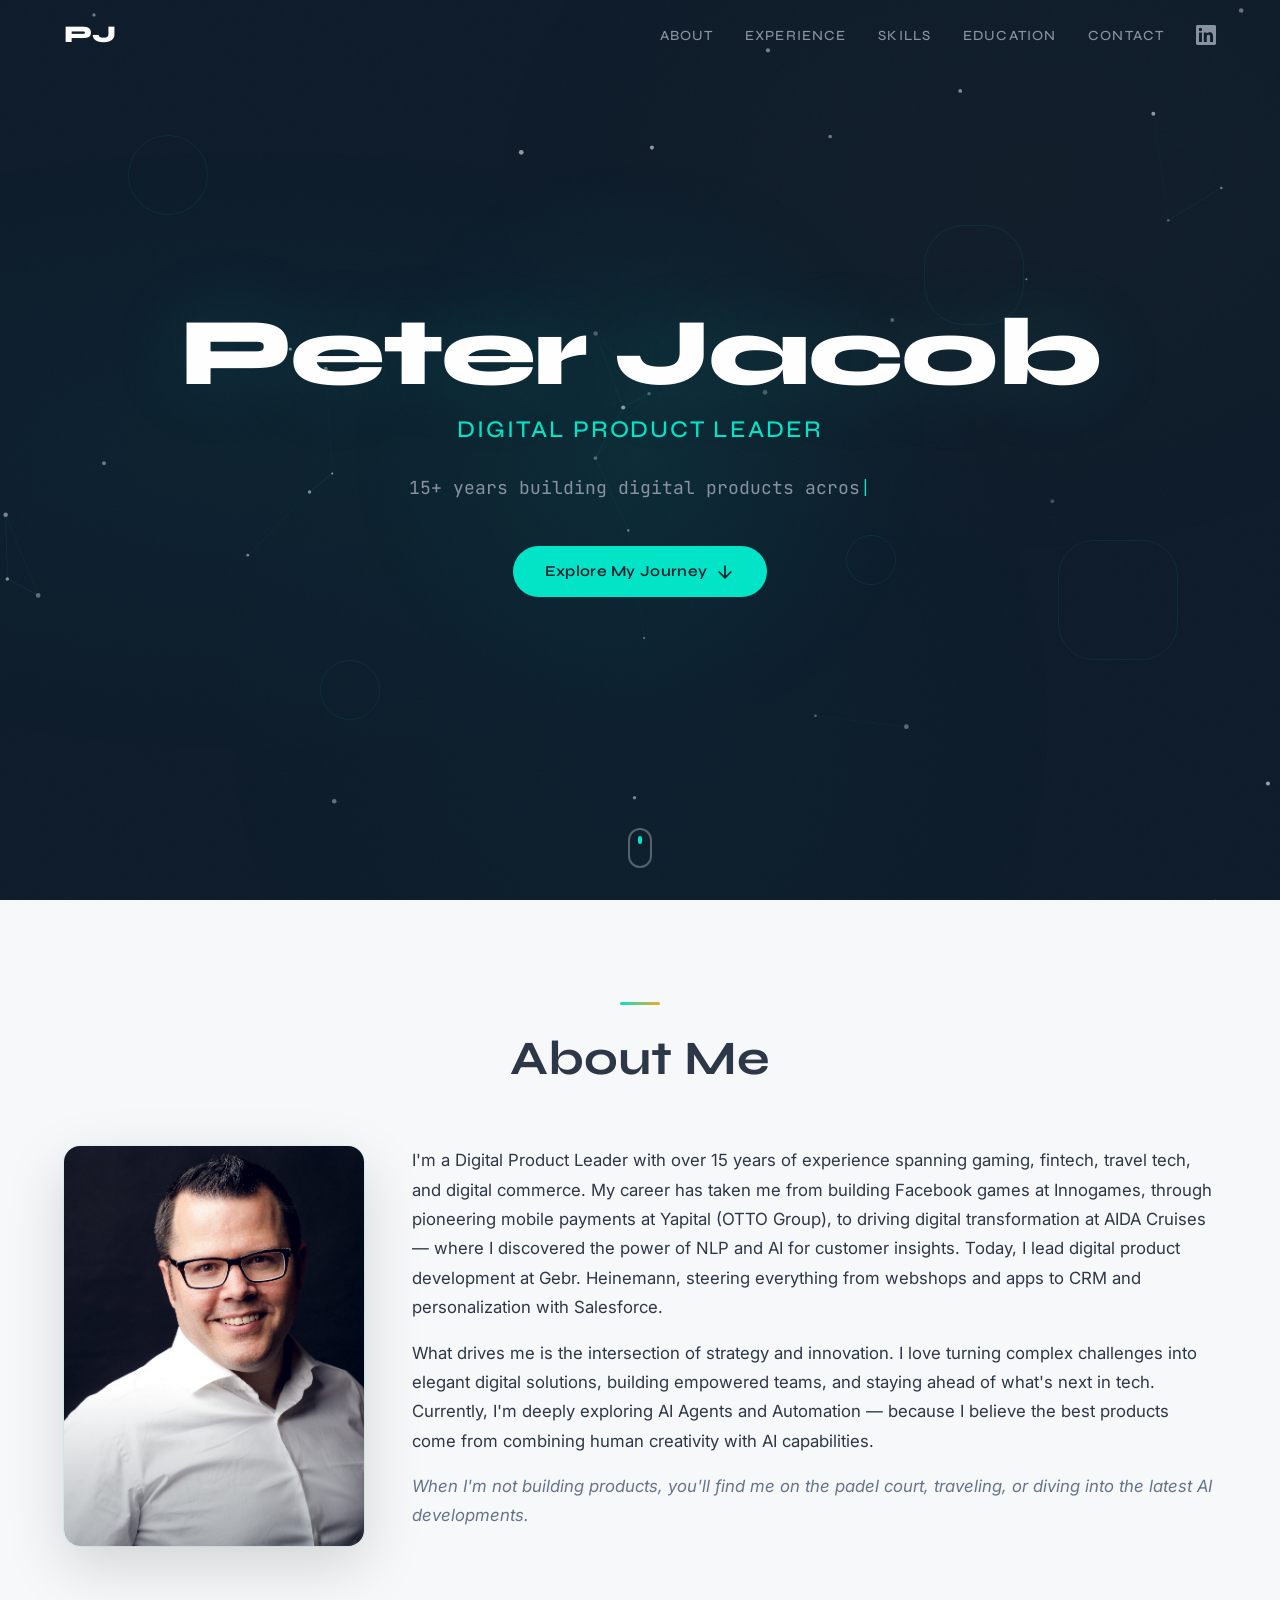
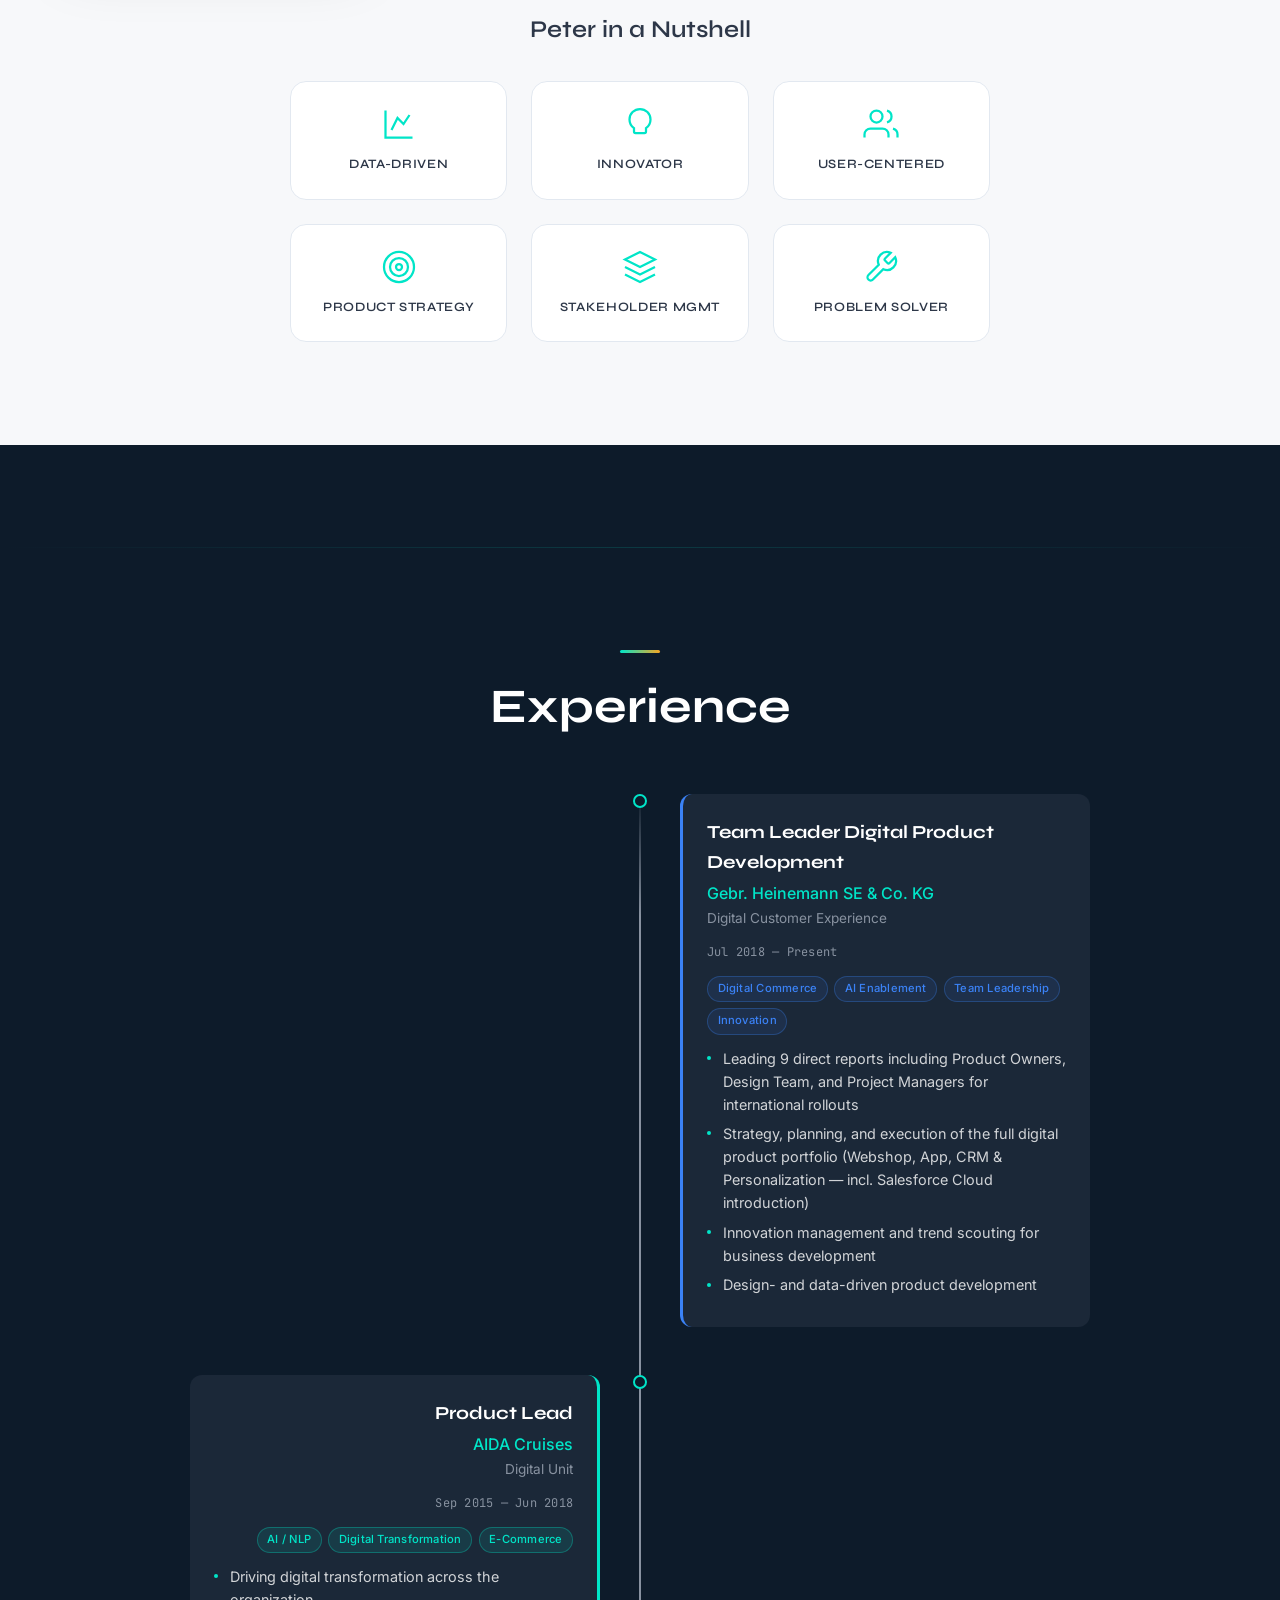
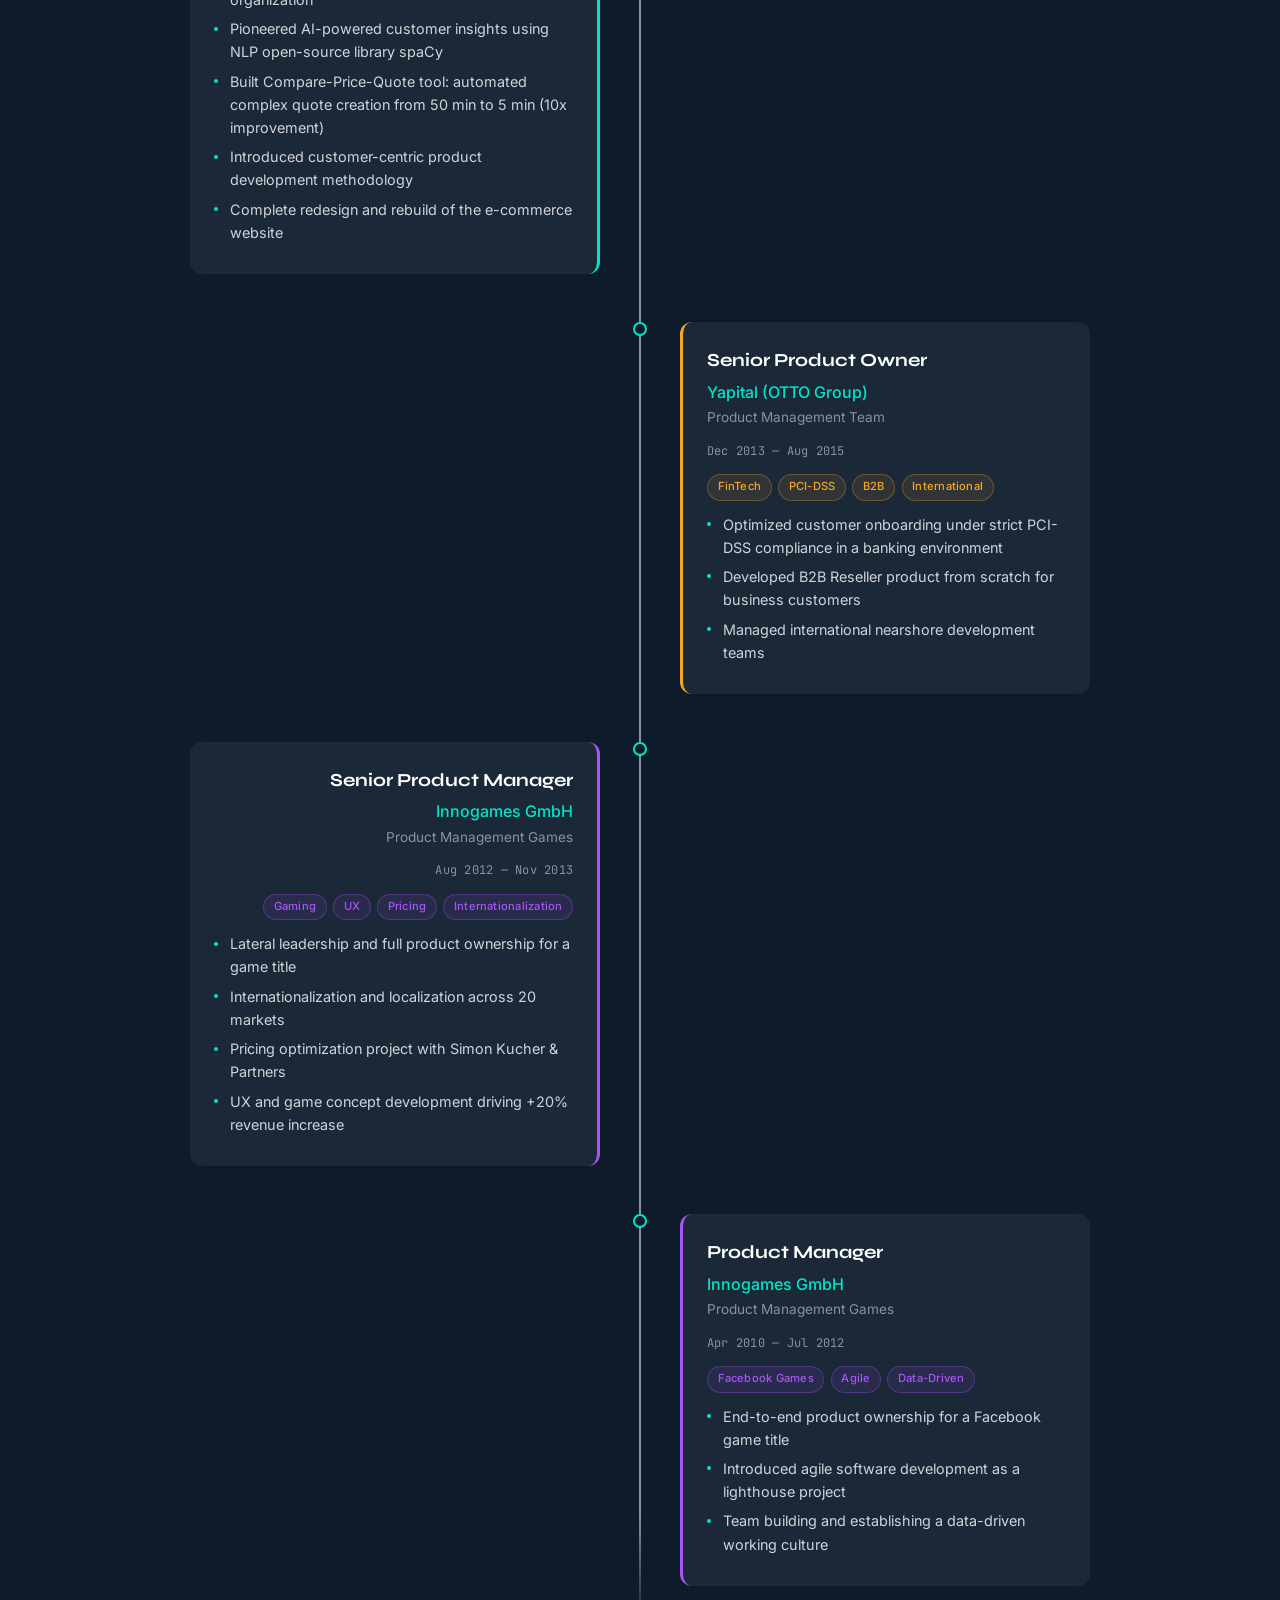
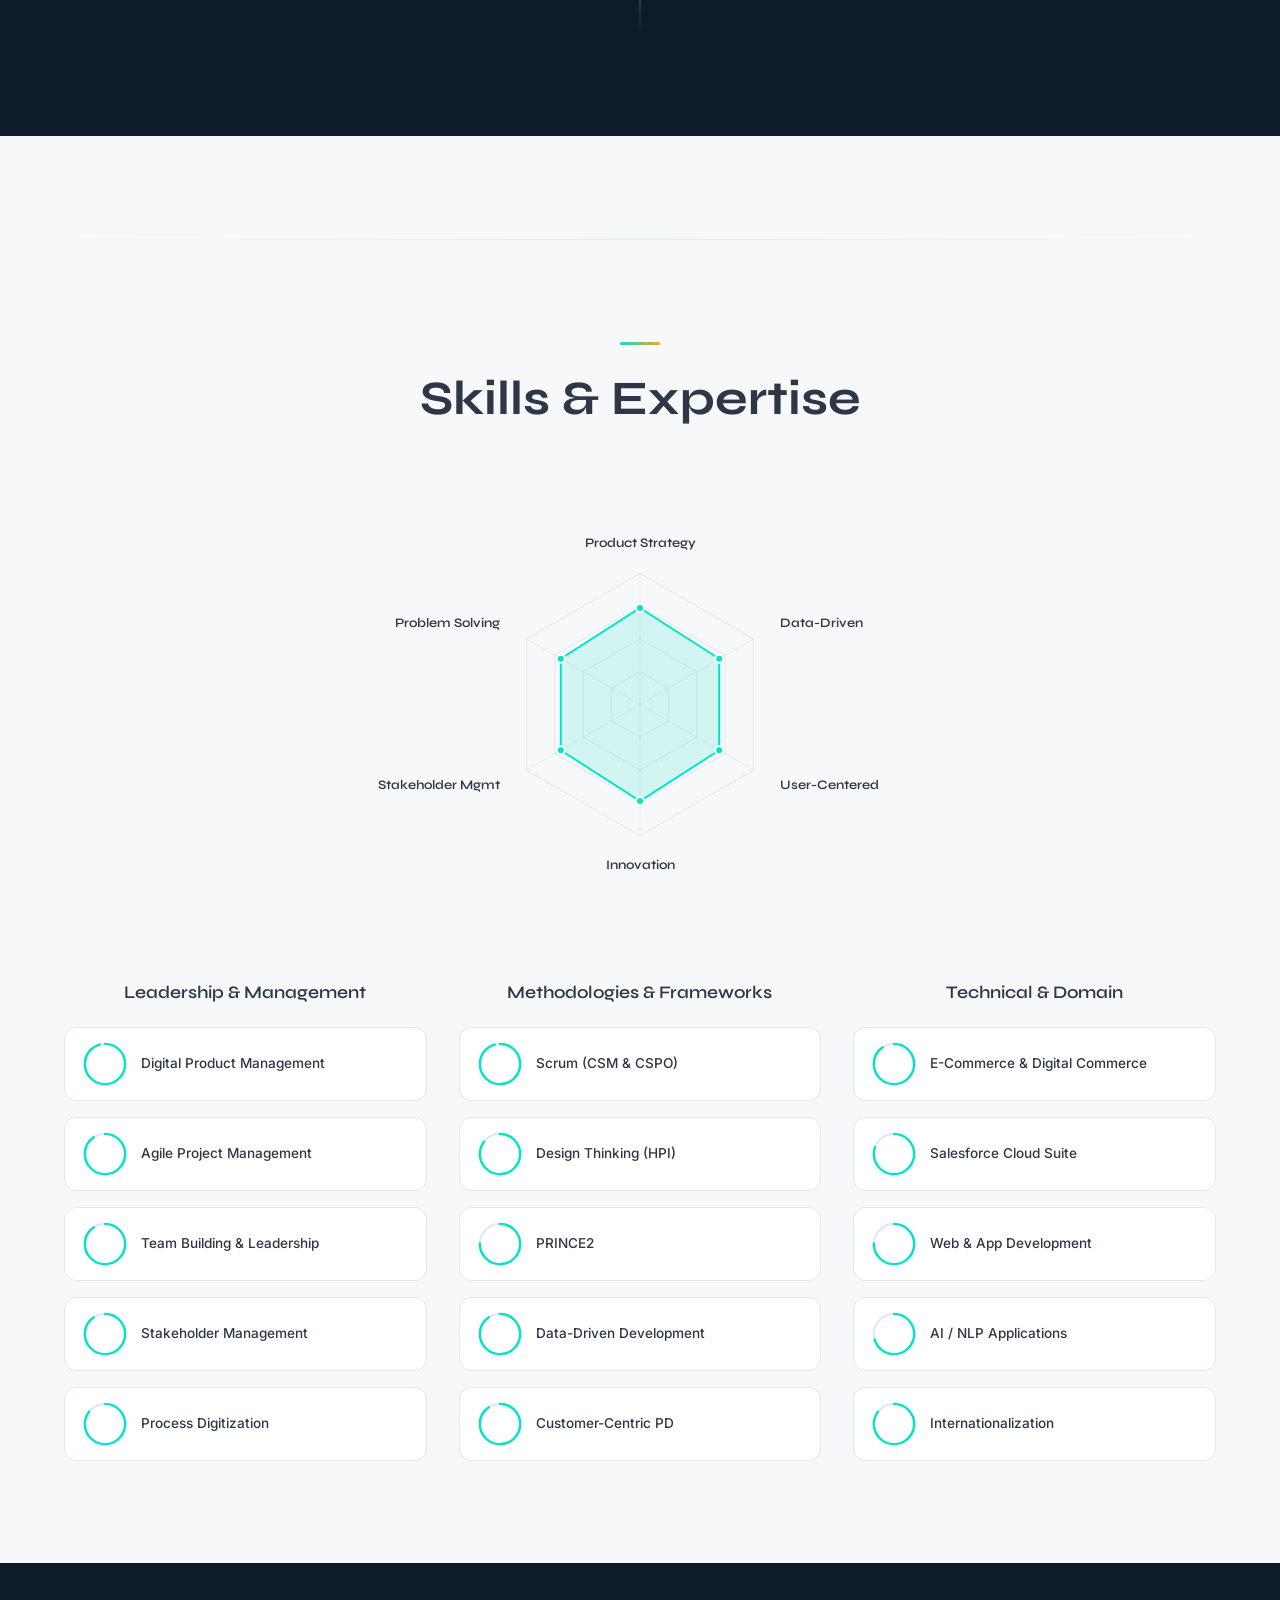
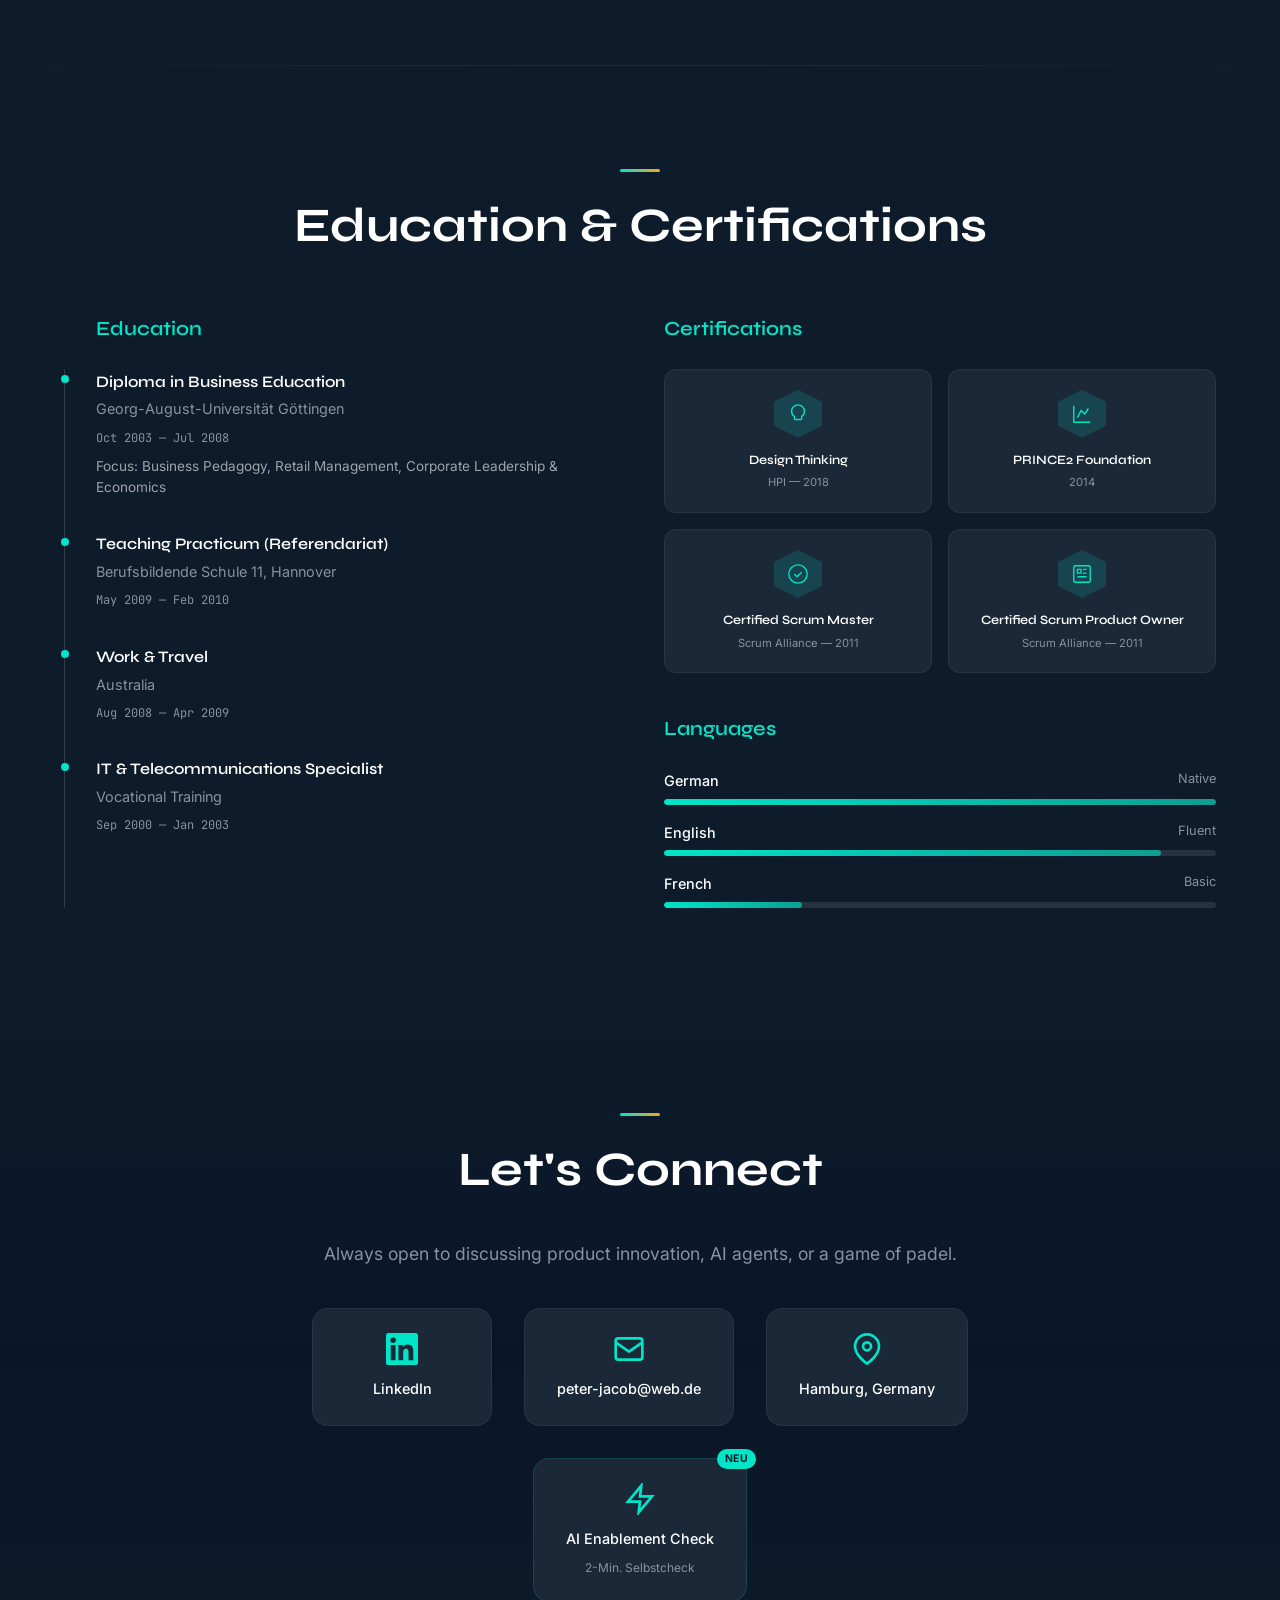
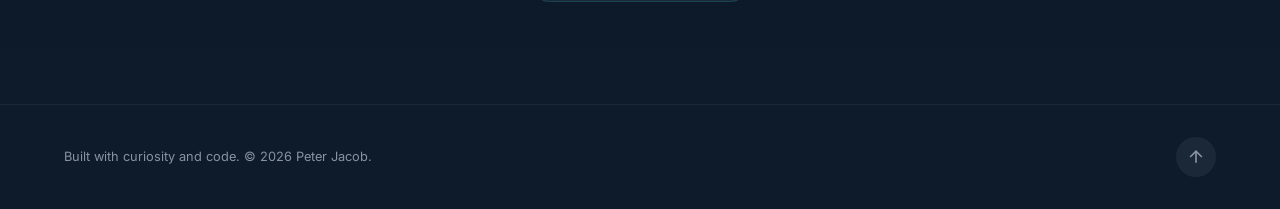
<file: index.html>
<!DOCTYPE html>
<html lang="en">
<head>
  <meta charset="UTF-8">
  <meta name="viewport" content="width=device-width, initial-scale=1.0">
  <title>Peter Jacob — Digital Product Leader</title>
  <meta name="description" content="Peter Jacob is a Digital Product Leader with 15+ years of experience in E-Commerce, Gaming, and Travel Tech. Passionate about AI, innovation, and building products that matter.">
  <meta name="keywords" content="Peter Jacob, Product Leader, Digital Product Management, AI, Hamburg, E-Commerce, Product Strategy">
  <meta name="author" content="Peter Jacob">

  <!-- Open Graph -->
  <meta property="og:title" content="Peter Jacob — Digital Product Leader">
  <meta property="og:description" content="15+ years building digital products across gaming, fintech, travel tech & commerce. AI + Human = Boost.">
  <meta property="og:type" content="website">
  <meta property="og:image" content="./assets/images/profile.jpg">

  <!-- Fonts -->
  <link rel="preconnect" href="https://fonts.googleapis.com">
  <link rel="preconnect" href="https://fonts.gstatic.com" crossorigin>
  <link href="https://fonts.googleapis.com/css2?family=Syne:wght@400;500;600;700;800&family=Inter:wght@300;400;500;600&family=JetBrains+Mono:wght@400;500&display=swap" rel="stylesheet">

  <!-- Styles -->
  <link rel="stylesheet" href="./css/style.css">
  <link rel="stylesheet" href="./css/parallax.css">

  <!-- JSON-LD Structured Data -->
  <script type="application/ld+json">
  {
    "@context": "https://schema.org",
    "@type": "Person",
    "name": "Peter Jacob",
    "jobTitle": "Digital Product Leader",
    "url": "https://de.linkedin.com/in/peterjacob/en",
    "sameAs": ["https://de.linkedin.com/in/peterjacob/en"],
    "address": {
      "@type": "PostalAddress",
      "addressLocality": "Hamburg",
      "addressCountry": "DE"
    },
    "knowsAbout": ["Digital Product Management", "AI", "E-Commerce", "Agile", "NLP", "Design Thinking"]
  }
  </script>
</head>
<body>
  <!-- Skip to content -->
  <a class="skip-link" href="#main-content">Skip to content</a>

  <!-- Navigation -->
  <nav class="main-nav" id="navbar" aria-label="Main navigation">
    <div class="nav-container">
      <a href="#hero" class="nav-logo">PJ</a>
      <button class="nav-toggle" id="navToggle" aria-label="Toggle navigation" aria-expanded="false">
        <span class="nav-toggle-bar"></span>
        <span class="nav-toggle-bar"></span>
        <span class="nav-toggle-bar"></span>
      </button>
      <ul class="nav-links" id="navLinks">
        <li><a href="#about" class="nav-link">About</a></li>
        <li><a href="#experience" class="nav-link">Experience</a></li>
        <li><a href="#skills" class="nav-link">Skills</a></li>
        <li><a href="#education" class="nav-link">Education</a></li>
        <li><a href="#contact" class="nav-link">Contact</a></li>
        <li>
          <a href="https://de.linkedin.com/in/peterjacob/en" target="_blank" rel="noopener noreferrer" class="nav-link nav-link--linkedin" aria-label="LinkedIn Profile">
            <svg width="20" height="20" viewBox="0 0 24 24" fill="currentColor" aria-hidden="true">
              <path d="M20.447 20.452h-3.554v-5.569c0-1.328-.027-3.037-1.852-3.037-1.853 0-2.136 1.445-2.136 2.939v5.667H9.351V9h3.414v1.561h.046c.477-.9 1.637-1.85 3.37-1.85 3.601 0 4.267 2.37 4.267 5.455v6.286zM5.337 7.433a2.062 2.062 0 01-2.063-2.065 2.064 2.064 0 112.063 2.065zm1.782 13.019H3.555V9h3.564v11.452zM22.225 0H1.771C.792 0 0 .774 0 1.729v20.542C0 23.227.792 24 1.771 24h20.451C23.2 24 24 23.227 24 22.271V1.729C24 .774 23.2 0 22.222 0h.003z"/>
            </svg>
          </a>
        </li>
      </ul>
    </div>
  </nav>

  <!-- Main Content -->
  <main id="main-content">

    <!-- ==================== HERO ==================== -->
    <section id="hero" class="hero">
      <canvas id="nodeNetwork" class="hero-canvas" aria-hidden="true"></canvas>
      <div class="parallax-layer parallax-layer--bg" data-speed="0.15" aria-hidden="true"></div>
      <div class="parallax-layer parallax-layer--mid" data-speed="0.35" aria-hidden="true">
        <div class="floating-shape floating-shape--1"></div>
        <div class="floating-shape floating-shape--2"></div>
        <div class="floating-shape floating-shape--3"></div>
        <div class="floating-shape floating-shape--4"></div>
        <div class="floating-shape floating-shape--5"></div>
      </div>
      <div class="hero-content">
        <h1 class="hero-name">Peter Jacob</h1>
        <p class="hero-title">Digital Product Leader</p>
        <div class="hero-typed">
          <span id="typedText" class="typed-text"></span><span class="typed-cursor">|</span>
        </div>
        <a href="#about" class="hero-cta" aria-label="Explore my journey">
          Explore My Journey
          <svg width="20" height="20" viewBox="0 0 24 24" fill="none" stroke="currentColor" stroke-width="2" stroke-linecap="round" stroke-linejoin="round" aria-hidden="true">
            <path d="M12 5v14M19 12l-7 7-7-7"/>
          </svg>
        </a>
      </div>
      <div class="scroll-indicator" aria-hidden="true">
        <div class="scroll-indicator-dot"></div>
      </div>
    </section>

    <!-- ==================== ABOUT ==================== -->
    <section id="about" class="section section--light">
      <div class="container">
        <h2 class="section-heading reveal" data-reveal="fade-up">
          <span class="section-heading-accent"></span>
          About Me
        </h2>
        <div class="about-grid">
          <div class="about-photo reveal" data-reveal="fade-right">
            <div class="about-photo-frame">
              <img src="./assets/images/profile.jpg" alt="Peter Jacob — Digital Product Leader" class="about-photo-img" loading="lazy">
            </div>
          </div>
          <div class="about-text reveal" data-reveal="fade-left">
            <p>I'm a Digital Product Leader with over 15 years of experience spanning gaming, fintech, travel tech, and digital commerce. My career has taken me from building Facebook games at Innogames, through pioneering mobile payments at Yapital (OTTO Group), to driving digital transformation at AIDA Cruises — where I discovered the power of NLP and AI for customer insights. Today, I lead digital product development at Gebr. Heinemann, steering everything from webshops and apps to CRM and personalization with Salesforce.</p>
            <p>What drives me is the intersection of strategy and innovation. I love turning complex challenges into elegant digital solutions, building empowered teams, and staying ahead of what's next in tech. Currently, I'm deeply exploring AI Agents and Automation — because I believe the best products come from combining human creativity with AI capabilities.</p>
            <p class="about-text-casual">When I'm not building products, you'll find me on the padel court, traveling, or diving into the latest AI developments.</p>
          </div>
        </div>

        <!-- Peter in a Nutshell -->
        <div class="nutshell">
          <h3 class="nutshell-title reveal" data-reveal="fade-up">Peter in a Nutshell</h3>
          <div class="nutshell-grid reveal" data-reveal="stagger">
            <div class="hex-card" data-tooltip="Decisions backed by data, always. From KPI frameworks to NLP-powered customer insights.">
              <div class="hex-card-inner">
                <svg class="hex-card-icon" viewBox="0 0 24 24" fill="none" stroke="currentColor" stroke-width="1.5" aria-hidden="true">
                  <path d="M3 3v18h18"/>
                  <path d="M7 16l4-8 4 4 4-6"/>
                </svg>
                <span class="hex-card-label">Data-Driven</span>
              </div>
            </div>
            <div class="hex-card" data-tooltip="Constantly scouting trends and turning new technologies into tangible business value.">
              <div class="hex-card-inner">
                <svg class="hex-card-icon" viewBox="0 0 24 24" fill="none" stroke="currentColor" stroke-width="1.5" aria-hidden="true">
                  <path d="M9 18h6M12 2a7 7 0 017 7c0 2.38-1.19 4.47-3 5.74V17a1 1 0 01-1 1h-6a1 1 0 01-1-1v-2.26C6.19 13.47 5 11.38 5 9a7 7 0 017-7z"/>
                </svg>
                <span class="hex-card-label">Innovator</span>
              </div>
            </div>
            <div class="hex-card" data-tooltip="Products built for people. Design thinking practitioner with a passion for great UX.">
              <div class="hex-card-inner">
                <svg class="hex-card-icon" viewBox="0 0 24 24" fill="none" stroke="currentColor" stroke-width="1.5" aria-hidden="true">
                  <path d="M17 21v-2a4 4 0 00-4-4H5a4 4 0 00-4 4v2"/>
                  <circle cx="9" cy="7" r="4"/>
                  <path d="M23 21v-2a4 4 0 00-3-3.87M16 3.13a4 4 0 010 7.75"/>
                </svg>
                <span class="hex-card-label">User-Centered</span>
              </div>
            </div>
            <div class="hex-card" data-tooltip="Translating vision into roadmaps. Aligning stakeholders around clear product direction.">
              <div class="hex-card-inner">
                <svg class="hex-card-icon" viewBox="0 0 24 24" fill="none" stroke="currentColor" stroke-width="1.5" aria-hidden="true">
                  <circle cx="12" cy="12" r="10"/>
                  <circle cx="12" cy="12" r="6"/>
                  <circle cx="12" cy="12" r="2"/>
                </svg>
                <span class="hex-card-label">Product Strategy</span>
              </div>
            </div>
            <div class="hex-card" data-tooltip="Building bridges across teams, departments, and international boundaries.">
              <div class="hex-card-inner">
                <svg class="hex-card-icon" viewBox="0 0 24 24" fill="none" stroke="currentColor" stroke-width="1.5" aria-hidden="true">
                  <path d="M12 2L2 7l10 5 10-5-10-5zM2 17l10 5 10-5M2 12l10 5 10-5"/>
                </svg>
                <span class="hex-card-label">Stakeholder Mgmt</span>
              </div>
            </div>
            <div class="hex-card" data-tooltip="Breaking down complexity. Finding elegant solutions to hard challenges.">
              <div class="hex-card-inner">
                <svg class="hex-card-icon" viewBox="0 0 24 24" fill="none" stroke="currentColor" stroke-width="1.5" aria-hidden="true">
                  <path d="M14.7 6.3a1 1 0 000 1.4l1.6 1.6a1 1 0 001.4 0l3.77-3.77a6 6 0 01-7.94 7.94l-6.91 6.91a2.12 2.12 0 01-3-3l6.91-6.91a6 6 0 017.94-7.94l-3.76 3.76z"/>
                </svg>
                <span class="hex-card-label">Problem Solver</span>
              </div>
            </div>
          </div>
        </div>
      </div>
    </section>

    <!-- ==================== EXPERIENCE ==================== -->
    <section id="experience" class="section section--dark">
      <div class="container">
        <h2 class="section-heading section-heading--light reveal" data-reveal="fade-up">
          <span class="section-heading-accent"></span>
          Experience
        </h2>
        <div class="timeline">
          <!-- Position 1: Gebr. Heinemann -->
          <div class="timeline-item timeline-item--right reveal" data-reveal="fade-left">
            <div class="timeline-node"></div>
            <div class="timeline-card" data-industry="commerce">
              <div class="timeline-card-header">
                <h3 class="timeline-card-title">Team Leader Digital Product Development</h3>
                <p class="timeline-card-company">Gebr. Heinemann SE & Co. KG</p>
                <p class="timeline-card-dept">Digital Customer Experience</p>
                <span class="timeline-card-period">Jul 2018 — Present</span>
              </div>
              <div class="timeline-card-tags">
                <span class="tag tag--commerce">Digital Commerce</span>
                <span class="tag tag--commerce">AI Enablement</span>
                <span class="tag tag--commerce">Team Leadership</span>
                <span class="tag tag--commerce">Innovation</span>
              </div>
              <ul class="timeline-card-achievements">
                <li>Leading 9 direct reports including Product Owners, Design Team, and Project Managers for international rollouts</li>
                <li>Strategy, planning, and execution of the full digital product portfolio (Webshop, App, CRM & Personalization — incl. Salesforce Cloud introduction)</li>
                <li>Innovation management and trend scouting for business development</li>
                <li>Design- and data-driven product development</li>
              </ul>
            </div>
          </div>

          <!-- Position 2: AIDA Cruises -->
          <div class="timeline-item timeline-item--left reveal" data-reveal="fade-right">
            <div class="timeline-node"></div>
            <div class="timeline-card" data-industry="travel">
              <div class="timeline-card-header">
                <h3 class="timeline-card-title">Product Lead</h3>
                <p class="timeline-card-company">AIDA Cruises</p>
                <p class="timeline-card-dept">Digital Unit</p>
                <span class="timeline-card-period">Sep 2015 — Jun 2018</span>
              </div>
              <div class="timeline-card-tags">
                <span class="tag tag--travel">AI / NLP</span>
                <span class="tag tag--travel">Digital Transformation</span>
                <span class="tag tag--travel">E-Commerce</span>
              </div>
              <ul class="timeline-card-achievements">
                <li>Driving digital transformation across the organization</li>
                <li>Pioneered AI-powered customer insights using NLP open-source library spaCy</li>
                <li>Built Compare-Price-Quote tool: automated complex quote creation from 50 min to 5 min (10x improvement)</li>
                <li>Introduced customer-centric product development methodology</li>
                <li>Complete redesign and rebuild of the e-commerce website</li>
              </ul>
            </div>
          </div>

          <!-- Position 3: Yapital -->
          <div class="timeline-item timeline-item--right reveal" data-reveal="fade-left">
            <div class="timeline-node"></div>
            <div class="timeline-card" data-industry="fintech">
              <div class="timeline-card-header">
                <h3 class="timeline-card-title">Senior Product Owner</h3>
                <p class="timeline-card-company">Yapital (OTTO Group)</p>
                <p class="timeline-card-dept">Product Management Team</p>
                <span class="timeline-card-period">Dec 2013 — Aug 2015</span>
              </div>
              <div class="timeline-card-tags">
                <span class="tag tag--fintech">FinTech</span>
                <span class="tag tag--fintech">PCI-DSS</span>
                <span class="tag tag--fintech">B2B</span>
                <span class="tag tag--fintech">International</span>
              </div>
              <ul class="timeline-card-achievements">
                <li>Optimized customer onboarding under strict PCI-DSS compliance in a banking environment</li>
                <li>Developed B2B Reseller product from scratch for business customers</li>
                <li>Managed international nearshore development teams</li>
              </ul>
            </div>
          </div>

          <!-- Position 4: Innogames Senior -->
          <div class="timeline-item timeline-item--left reveal" data-reveal="fade-right">
            <div class="timeline-node"></div>
            <div class="timeline-card" data-industry="gaming">
              <div class="timeline-card-header">
                <h3 class="timeline-card-title">Senior Product Manager</h3>
                <p class="timeline-card-company">Innogames GmbH</p>
                <p class="timeline-card-dept">Product Management Games</p>
                <span class="timeline-card-period">Aug 2012 — Nov 2013</span>
              </div>
              <div class="timeline-card-tags">
                <span class="tag tag--gaming">Gaming</span>
                <span class="tag tag--gaming">UX</span>
                <span class="tag tag--gaming">Pricing</span>
                <span class="tag tag--gaming">Internationalization</span>
              </div>
              <ul class="timeline-card-achievements">
                <li>Lateral leadership and full product ownership for a game title</li>
                <li>Internationalization and localization across 20 markets</li>
                <li>Pricing optimization project with Simon Kucher & Partners</li>
                <li>UX and game concept development driving +20% revenue increase</li>
              </ul>
            </div>
          </div>

          <!-- Position 5: Innogames PM -->
          <div class="timeline-item timeline-item--right reveal" data-reveal="fade-left">
            <div class="timeline-node"></div>
            <div class="timeline-card" data-industry="gaming">
              <div class="timeline-card-header">
                <h3 class="timeline-card-title">Product Manager</h3>
                <p class="timeline-card-company">Innogames GmbH</p>
                <p class="timeline-card-dept">Product Management Games</p>
                <span class="timeline-card-period">Apr 2010 — Jul 2012</span>
              </div>
              <div class="timeline-card-tags">
                <span class="tag tag--gaming">Facebook Games</span>
                <span class="tag tag--gaming">Agile</span>
                <span class="tag tag--gaming">Data-Driven</span>
              </div>
              <ul class="timeline-card-achievements">
                <li>End-to-end product ownership for a Facebook game title</li>
                <li>Introduced agile software development as a lighthouse project</li>
                <li>Team building and establishing a data-driven working culture</li>
              </ul>
            </div>
          </div>
        </div>
      </div>
    </section>

    <!-- ==================== SKILLS ==================== -->
    <section id="skills" class="section section--light">
      <div class="container">
        <h2 class="section-heading reveal" data-reveal="fade-up">
          <span class="section-heading-accent"></span>
          Skills & Expertise
        </h2>

        <!-- Radar Chart -->
        <div class="radar-wrapper reveal" data-reveal="scale-in">
          <canvas id="radarChart" class="radar-canvas" aria-label="Core competency radar chart showing Product Strategy, Data-Driven, User-Centered, Innovation, Stakeholder Management, and Problem Solving"></canvas>
        </div>

        <!-- Skill Categories -->
        <div class="skills-grid">
          <!-- Leadership -->
          <div class="skill-category reveal" data-reveal="fade-up">
            <h3 class="skill-category-title">Leadership & Management</h3>
            <div class="skill-cards">
              <div class="skill-card">
                <svg class="skill-ring" viewBox="0 0 100 100" aria-hidden="true">
                  <circle class="skill-ring-bg" cx="50" cy="50" r="42"/>
                  <circle class="skill-ring-fill" cx="50" cy="50" r="42" data-percent="95"/>
                </svg>
                <span class="skill-card-name">Digital Product Management</span>
              </div>
              <div class="skill-card">
                <svg class="skill-ring" viewBox="0 0 100 100" aria-hidden="true">
                  <circle class="skill-ring-bg" cx="50" cy="50" r="42"/>
                  <circle class="skill-ring-fill" cx="50" cy="50" r="42" data-percent="90"/>
                </svg>
                <span class="skill-card-name">Agile Project Management</span>
              </div>
              <div class="skill-card">
                <svg class="skill-ring" viewBox="0 0 100 100" aria-hidden="true">
                  <circle class="skill-ring-bg" cx="50" cy="50" r="42"/>
                  <circle class="skill-ring-fill" cx="50" cy="50" r="42" data-percent="90"/>
                </svg>
                <span class="skill-card-name">Team Building & Leadership</span>
              </div>
              <div class="skill-card">
                <svg class="skill-ring" viewBox="0 0 100 100" aria-hidden="true">
                  <circle class="skill-ring-bg" cx="50" cy="50" r="42"/>
                  <circle class="skill-ring-fill" cx="50" cy="50" r="42" data-percent="90"/>
                </svg>
                <span class="skill-card-name">Stakeholder Management</span>
              </div>
              <div class="skill-card">
                <svg class="skill-ring" viewBox="0 0 100 100" aria-hidden="true">
                  <circle class="skill-ring-bg" cx="50" cy="50" r="42"/>
                  <circle class="skill-ring-fill" cx="50" cy="50" r="42" data-percent="85"/>
                </svg>
                <span class="skill-card-name">Process Digitization</span>
              </div>
            </div>
          </div>

          <!-- Methodologies -->
          <div class="skill-category reveal" data-reveal="fade-up">
            <h3 class="skill-category-title">Methodologies & Frameworks</h3>
            <div class="skill-cards">
              <div class="skill-card">
                <svg class="skill-ring" viewBox="0 0 100 100" aria-hidden="true">
                  <circle class="skill-ring-bg" cx="50" cy="50" r="42"/>
                  <circle class="skill-ring-fill" cx="50" cy="50" r="42" data-percent="95"/>
                </svg>
                <span class="skill-card-name">Scrum (CSM & CSPO)</span>
              </div>
              <div class="skill-card">
                <svg class="skill-ring" viewBox="0 0 100 100" aria-hidden="true">
                  <circle class="skill-ring-bg" cx="50" cy="50" r="42"/>
                  <circle class="skill-ring-fill" cx="50" cy="50" r="42" data-percent="85"/>
                </svg>
                <span class="skill-card-name">Design Thinking (HPI)</span>
              </div>
              <div class="skill-card">
                <svg class="skill-ring" viewBox="0 0 100 100" aria-hidden="true">
                  <circle class="skill-ring-bg" cx="50" cy="50" r="42"/>
                  <circle class="skill-ring-fill" cx="50" cy="50" r="42" data-percent="75"/>
                </svg>
                <span class="skill-card-name">PRINCE2</span>
              </div>
              <div class="skill-card">
                <svg class="skill-ring" viewBox="0 0 100 100" aria-hidden="true">
                  <circle class="skill-ring-bg" cx="50" cy="50" r="42"/>
                  <circle class="skill-ring-fill" cx="50" cy="50" r="42" data-percent="90"/>
                </svg>
                <span class="skill-card-name">Data-Driven Development</span>
              </div>
              <div class="skill-card">
                <svg class="skill-ring" viewBox="0 0 100 100" aria-hidden="true">
                  <circle class="skill-ring-bg" cx="50" cy="50" r="42"/>
                  <circle class="skill-ring-fill" cx="50" cy="50" r="42" data-percent="90"/>
                </svg>
                <span class="skill-card-name">Customer-Centric PD</span>
              </div>
            </div>
          </div>

          <!-- Technical -->
          <div class="skill-category reveal" data-reveal="fade-up">
            <h3 class="skill-category-title">Technical & Domain</h3>
            <div class="skill-cards">
              <div class="skill-card">
                <svg class="skill-ring" viewBox="0 0 100 100" aria-hidden="true">
                  <circle class="skill-ring-bg" cx="50" cy="50" r="42"/>
                  <circle class="skill-ring-fill" cx="50" cy="50" r="42" data-percent="90"/>
                </svg>
                <span class="skill-card-name">E-Commerce & Digital Commerce</span>
              </div>
              <div class="skill-card">
                <svg class="skill-ring" viewBox="0 0 100 100" aria-hidden="true">
                  <circle class="skill-ring-bg" cx="50" cy="50" r="42"/>
                  <circle class="skill-ring-fill" cx="50" cy="50" r="42" data-percent="80"/>
                </svg>
                <span class="skill-card-name">Salesforce Cloud Suite</span>
              </div>
              <div class="skill-card">
                <svg class="skill-ring" viewBox="0 0 100 100" aria-hidden="true">
                  <circle class="skill-ring-bg" cx="50" cy="50" r="42"/>
                  <circle class="skill-ring-fill" cx="50" cy="50" r="42" data-percent="75"/>
                </svg>
                <span class="skill-card-name">Web & App Development</span>
              </div>
              <div class="skill-card">
                <svg class="skill-ring" viewBox="0 0 100 100" aria-hidden="true">
                  <circle class="skill-ring-bg" cx="50" cy="50" r="42"/>
                  <circle class="skill-ring-fill" cx="50" cy="50" r="42" data-percent="70"/>
                </svg>
                <span class="skill-card-name">AI / NLP Applications</span>
              </div>
              <div class="skill-card">
                <svg class="skill-ring" viewBox="0 0 100 100" aria-hidden="true">
                  <circle class="skill-ring-bg" cx="50" cy="50" r="42"/>
                  <circle class="skill-ring-fill" cx="50" cy="50" r="42" data-percent="85"/>
                </svg>
                <span class="skill-card-name">Internationalization</span>
              </div>
            </div>
          </div>
        </div>
      </div>
    </section>

    <!-- ==================== EDUCATION ==================== -->
    <section id="education" class="section section--dark">
      <div class="container">
        <h2 class="section-heading section-heading--light reveal" data-reveal="fade-up">
          <span class="section-heading-accent"></span>
          Education & Certifications
        </h2>
        <div class="edu-grid">
          <!-- Education Timeline -->
          <div class="edu-timeline">
            <h3 class="edu-subtitle reveal" data-reveal="fade-up">Education</h3>

            <div class="edu-item reveal" data-reveal="fade-right">
              <div class="edu-item-dot"></div>
              <div class="edu-item-content">
                <h4 class="edu-item-degree">Diploma in Business Education</h4>
                <p class="edu-item-school">Georg-August-Universit&auml;t G&ouml;ttingen</p>
                <span class="edu-item-period">Oct 2003 — Jul 2008</span>
                <p class="edu-item-desc">Focus: Business Pedagogy, Retail Management, Corporate Leadership & Economics</p>
              </div>
            </div>

            <div class="edu-item reveal" data-reveal="fade-right">
              <div class="edu-item-dot"></div>
              <div class="edu-item-content">
                <h4 class="edu-item-degree">Teaching Practicum (Referendariat)</h4>
                <p class="edu-item-school">Berufsbildende Schule 11, Hannover</p>
                <span class="edu-item-period">May 2009 — Feb 2010</span>
              </div>
            </div>

            <div class="edu-item reveal" data-reveal="fade-right">
              <div class="edu-item-dot"></div>
              <div class="edu-item-content">
                <h4 class="edu-item-degree">Work & Travel</h4>
                <p class="edu-item-school">Australia</p>
                <span class="edu-item-period">Aug 2008 — Apr 2009</span>
              </div>
            </div>

            <div class="edu-item reveal" data-reveal="fade-right">
              <div class="edu-item-dot"></div>
              <div class="edu-item-content">
                <h4 class="edu-item-degree">IT & Telecommunications Specialist</h4>
                <p class="edu-item-school">Vocational Training</p>
                <span class="edu-item-period">Sep 2000 — Jan 2003</span>
              </div>
            </div>
          </div>

          <!-- Certifications & Languages -->
          <div class="edu-right">
            <h3 class="edu-subtitle reveal" data-reveal="fade-up">Certifications</h3>
            <div class="cert-grid reveal" data-reveal="stagger">
              <div class="cert-badge">
                <div class="cert-badge-hex">
                  <svg class="cert-badge-icon" viewBox="0 0 24 24" fill="none" stroke="currentColor" stroke-width="1.5" aria-hidden="true">
                    <path d="M9 18h6M12 2a7 7 0 017 7c0 2.38-1.19 4.47-3 5.74V17a1 1 0 01-1 1h-6a1 1 0 01-1-1v-2.26C6.19 13.47 5 11.38 5 9a7 7 0 017-7z"/>
                  </svg>
                </div>
                <span class="cert-badge-name">Design Thinking</span>
                <span class="cert-badge-issuer">HPI — 2018</span>
              </div>
              <div class="cert-badge">
                <div class="cert-badge-hex">
                  <svg class="cert-badge-icon" viewBox="0 0 24 24" fill="none" stroke="currentColor" stroke-width="1.5" aria-hidden="true">
                    <path d="M3 3v18h18"/>
                    <path d="M7 16l4-8 4 4 4-6"/>
                  </svg>
                </div>
                <span class="cert-badge-name">PRINCE2 Foundation</span>
                <span class="cert-badge-issuer">2014</span>
              </div>
              <div class="cert-badge">
                <div class="cert-badge-hex">
                  <svg class="cert-badge-icon" viewBox="0 0 24 24" fill="none" stroke="currentColor" stroke-width="1.5" aria-hidden="true">
                    <circle cx="12" cy="12" r="10"/>
                    <path d="M8 12l3 3 5-5"/>
                  </svg>
                </div>
                <span class="cert-badge-name">Certified Scrum Master</span>
                <span class="cert-badge-issuer">Scrum Alliance — 2011</span>
              </div>
              <div class="cert-badge">
                <div class="cert-badge-hex">
                  <svg class="cert-badge-icon" viewBox="0 0 24 24" fill="none" stroke="currentColor" stroke-width="1.5" aria-hidden="true">
                    <rect x="3" y="3" width="18" height="18" rx="2"/>
                    <path d="M7 7h4v4H7zM13 7h4M13 11h4M7 15h10"/>
                  </svg>
                </div>
                <span class="cert-badge-name">Certified Scrum Product Owner</span>
                <span class="cert-badge-issuer">Scrum Alliance — 2011</span>
              </div>
            </div>

            <h3 class="edu-subtitle edu-subtitle--mt reveal" data-reveal="fade-up">Languages</h3>
            <div class="languages reveal" data-reveal="stagger">
              <div class="lang-item">
                <div class="lang-info">
                  <span class="lang-name">German</span>
                  <span class="lang-level">Native</span>
                </div>
                <div class="lang-bar">
                  <div class="lang-bar-fill" data-percent="100"></div>
                </div>
              </div>
              <div class="lang-item">
                <div class="lang-info">
                  <span class="lang-name">English</span>
                  <span class="lang-level">Fluent</span>
                </div>
                <div class="lang-bar">
                  <div class="lang-bar-fill" data-percent="90"></div>
                </div>
              </div>
              <div class="lang-item">
                <div class="lang-info">
                  <span class="lang-name">French</span>
                  <span class="lang-level">Basic</span>
                </div>
                <div class="lang-bar">
                  <div class="lang-bar-fill" data-percent="25"></div>
                </div>
              </div>
            </div>
          </div>
        </div>
      </div>
    </section>

    <!-- ==================== CONTACT ==================== -->
    <section id="contact" class="section section--gradient">
      <div class="container container--narrow">
        <h2 class="section-heading section-heading--light reveal" data-reveal="fade-up">
          <span class="section-heading-accent"></span>
          Let's Connect
        </h2>
        <p class="contact-sub reveal" data-reveal="fade-up">
          Always open to discussing product innovation, AI agents, or a game of padel.
        </p>
        <div class="contact-links reveal" data-reveal="stagger">
          <a href="https://de.linkedin.com/in/peterjacob/en" target="_blank" rel="noopener noreferrer" class="contact-link">
            <svg class="contact-link-icon" viewBox="0 0 24 24" fill="currentColor" aria-hidden="true">
              <path d="M20.447 20.452h-3.554v-5.569c0-1.328-.027-3.037-1.852-3.037-1.853 0-2.136 1.445-2.136 2.939v5.667H9.351V9h3.414v1.561h.046c.477-.9 1.637-1.85 3.37-1.85 3.601 0 4.267 2.37 4.267 5.455v6.286zM5.337 7.433a2.062 2.062 0 01-2.063-2.065 2.064 2.064 0 112.063 2.065zm1.782 13.019H3.555V9h3.564v11.452zM22.225 0H1.771C.792 0 0 .774 0 1.729v20.542C0 23.227.792 24 1.771 24h20.451C23.2 24 24 23.227 24 22.271V1.729C24 .774 23.2 0 22.222 0h.003z"/>
            </svg>
            <span class="contact-link-text">LinkedIn</span>
          </a>
          <a href="mailto:peter-jacob@web.de" class="contact-link">
            <svg class="contact-link-icon" viewBox="0 0 24 24" fill="none" stroke="currentColor" stroke-width="2" aria-hidden="true">
              <rect x="2" y="4" width="20" height="16" rx="2"/>
              <path d="M22 7l-10 7L2 7"/>
            </svg>
            <span class="contact-link-text">peter-jacob@web.de</span>
          </a>
          <div class="contact-link contact-link--static">
            <svg class="contact-link-icon" viewBox="0 0 24 24" fill="none" stroke="currentColor" stroke-width="2" aria-hidden="true">
              <path d="M21 10c0 7-9 13-9 13s-9-6-9-13a9 9 0 0118 0z"/>
              <circle cx="12" cy="10" r="3"/>
            </svg>
            <span class="contact-link-text">Hamburg, Germany</span>
          </div>
          <button class="contact-link contact-link--quiz" id="quizTrigger" aria-haspopup="dialog" aria-expanded="false" type="button">
            <span class="contact-link-quiz-badge">NEU</span>
            <svg class="contact-link-icon" viewBox="0 0 24 24" fill="none" stroke="currentColor" stroke-width="2" aria-hidden="true">
              <path d="M13 2L3 14h9l-1 8 10-12h-9l1-8z"/>
            </svg>
            <span class="contact-link-text">AI Enablement Check</span>
            <span class="contact-link-sub">2-Min. Selbstcheck</span>
          </button>
        </div>
      </div>
    </section>

  </main>

  <!-- Footer -->
  <footer class="footer">
    <div class="container">
      <p class="footer-text">Built with curiosity and code. &copy; 2026 Peter Jacob.</p>
      <a href="#hero" class="footer-top" aria-label="Back to top">
        <svg width="20" height="20" viewBox="0 0 24 24" fill="none" stroke="currentColor" stroke-width="2" aria-hidden="true">
          <path d="M12 19V5M5 12l7-7 7 7"/>
        </svg>
      </a>
    </div>
  </footer>

  <!-- AI Enablement Check Modal -->
  <div id="quizModal" class="quiz-modal" role="dialog" aria-modal="true" aria-labelledby="quizTitle" hidden>
    <div class="quiz-modal-backdrop"></div>
    <div class="quiz-modal-inner">
      <button class="quiz-close" id="quizClose" aria-label="Schließen" type="button">
        <svg width="20" height="20" viewBox="0 0 24 24" fill="none" stroke="currentColor" stroke-width="2" aria-hidden="true">
          <path d="M18 6L6 18M6 6l12 12"/>
        </svg>
      </button>
      <div class="quiz-progress-wrap">
        <div class="quiz-progress-bar" id="quizProgressBar"></div>
      </div>

      <!-- Frage 1 -->
      <div class="quiz-step" id="quizStep0">
        <p class="quiz-part">Teil 1: Das Volumen</p>
        <h3 class="quiz-question" id="quizTitle">Wie viele Stunden pro Woche verbringt Ihr Team mit dem Kopieren von Daten zwischen verschiedenen Tools (CRM, Excel, E-Mail, ERP)?</h3>
        <div class="quiz-options">
          <button class="quiz-option" type="button" data-step="0" data-value="0">
            <span class="quiz-option-letter">A</span>
            <span>Weniger als 5 Stunden</span>
          </button>
          <button class="quiz-option" type="button" data-step="0" data-value="1">
            <span class="quiz-option-letter">B</span>
            <span>5 bis 15 Stunden</span>
          </button>
          <button class="quiz-option" type="button" data-step="0" data-value="2">
            <span class="quiz-option-letter">C</span>
            <span>Wir „leben" quasi in Copy-Paste-Prozessen</span>
          </button>
        </div>
      </div>

      <!-- Frage 2 -->
      <div class="quiz-step" id="quizStep1">
        <p class="quiz-part">Teil 1: Das Volumen</p>
        <h3 class="quiz-question">Wie reagieren Sie aktuell auf Kundenanfragen oder Leads?</h3>
        <div class="quiz-options">
          <button class="quiz-option" type="button" data-step="1" data-value="0">
            <span class="quiz-option-letter">A</span>
            <span>Sofort und automatisiert</span>
          </button>
          <button class="quiz-option" type="button" data-step="1" data-value="1">
            <span class="quiz-option-letter">B</span>
            <span>Manuell, innerhalb von 24 Stunden</span>
          </button>
          <button class="quiz-option" type="button" data-step="1" data-value="2">
            <span class="quiz-option-letter">C</span>
            <span>Es dauert oft Tage, oder Leads gehen im Postfach verloren</span>
          </button>
        </div>
      </div>

      <!-- Frage 3 -->
      <div class="quiz-step" id="quizStep2">
        <p class="quiz-part">Teil 2: Die Tool-Landschaft</p>
        <h3 class="quiz-question">Wie gut „sprechen" Ihre genutzten Software-Tools miteinander?</h3>
        <div class="quiz-options">
          <button class="quiz-option" type="button" data-step="2" data-value="0">
            <span class="quiz-option-letter">A</span>
            <span>Alles ist nahtlos verknüpft (APIs werden genutzt)</span>
          </button>
          <button class="quiz-option" type="button" data-step="2" data-value="1">
            <span class="quiz-option-letter">B</span>
            <span>Einige Insel-Lösungen sind verbunden (z.B. via Zapier)</span>
          </button>
          <button class="quiz-option" type="button" data-step="2" data-value="2">
            <span class="quiz-option-letter">C</span>
            <span>Gar nicht – wir übertragen Daten manuell von A nach B</span>
          </button>
        </div>
      </div>

      <!-- Frage 4 -->
      <div class="quiz-step" id="quizStep3">
        <p class="quiz-part">Teil 3: Das KI-Potenzial</p>
        <h3 class="quiz-question">Haben Sie wiederkehrende Text-Aufgaben (E-Mails schreiben, Reports zusammenfassen, Content-Erstellung)?</h3>
        <div class="quiz-options">
          <button class="quiz-option" type="button" data-step="3" data-value="0">
            <span class="quiz-option-letter">A</span>
            <span>Nein, alles sehr individuell</span>
          </button>
          <button class="quiz-option" type="button" data-step="3" data-value="1">
            <span class="quiz-option-letter">B</span>
            <span>Ja, aber wir nutzen bereits ChatGPT manuell</span>
          </button>
          <button class="quiz-option" type="button" data-step="3" data-value="2">
            <span class="quiz-option-letter">C</span>
            <span>Ja, das raubt uns täglich Zeit, die für Strategie fehlt</span>
          </button>
        </div>
      </div>

      <!-- Frage 5 -->
      <div class="quiz-step" id="quizStep4">
        <p class="quiz-part">Teil 3: Das KI-Potenzial</p>
        <h3 class="quiz-question">Wie hoch ist die Fehlerquote bei Ihren Standardprozessen durch menschliche Flüchtigkeit?</h3>
        <div class="quiz-options">
          <button class="quiz-option" type="button" data-step="4" data-value="0">
            <span class="quiz-option-letter">A</span>
            <span>Nahe Null</span>
          </button>
          <button class="quiz-option" type="button" data-step="4" data-value="1">
            <span class="quiz-option-letter">B</span>
            <span>Gelegentlich, was nervige Korrekturschleifen nach sich zieht</span>
          </button>
          <button class="quiz-option" type="button" data-step="4" data-value="2">
            <span class="quiz-option-letter">C</span>
            <span>Hoch – Fehler kosten uns aktiv Geld oder Kundenvertrauen</span>
          </button>
        </div>
      </div>

      <!-- Frage 6 -->
      <div class="quiz-step" id="quizStep5">
        <p class="quiz-part">Teil 4: Skalierbarkeit</p>
        <h3 class="quiz-question">Was passiert, wenn sich Ihr Auftragsvolumen morgen verdoppelt?</h3>
        <div class="quiz-options">
          <button class="quiz-option" type="button" data-step="5" data-value="0">
            <span class="quiz-option-letter">A</span>
            <span>Kein Problem, die Systeme skalieren mit</span>
          </button>
          <button class="quiz-option" type="button" data-step="5" data-value="1">
            <span class="quiz-option-letter">B</span>
            <span>Wir müssten sofort neue Mitarbeiter einstellen</span>
          </button>
          <button class="quiz-option" type="button" data-step="5" data-value="2">
            <span class="quiz-option-letter">C</span>
            <span>Das System würde kollabieren</span>
          </button>
        </div>
      </div>

      <!-- Ergebnis -->
      <div class="quiz-step quiz-result" id="quizResult">
        <!-- filled by JS -->
      </div>
    </div>
  </div>

  <!-- Scripts -->
  <script src="./js/parallax.js"></script>
  <script src="./js/main.js"></script>
  <script src="./js/linkedin.js"></script>
</body>
</html>
</file>
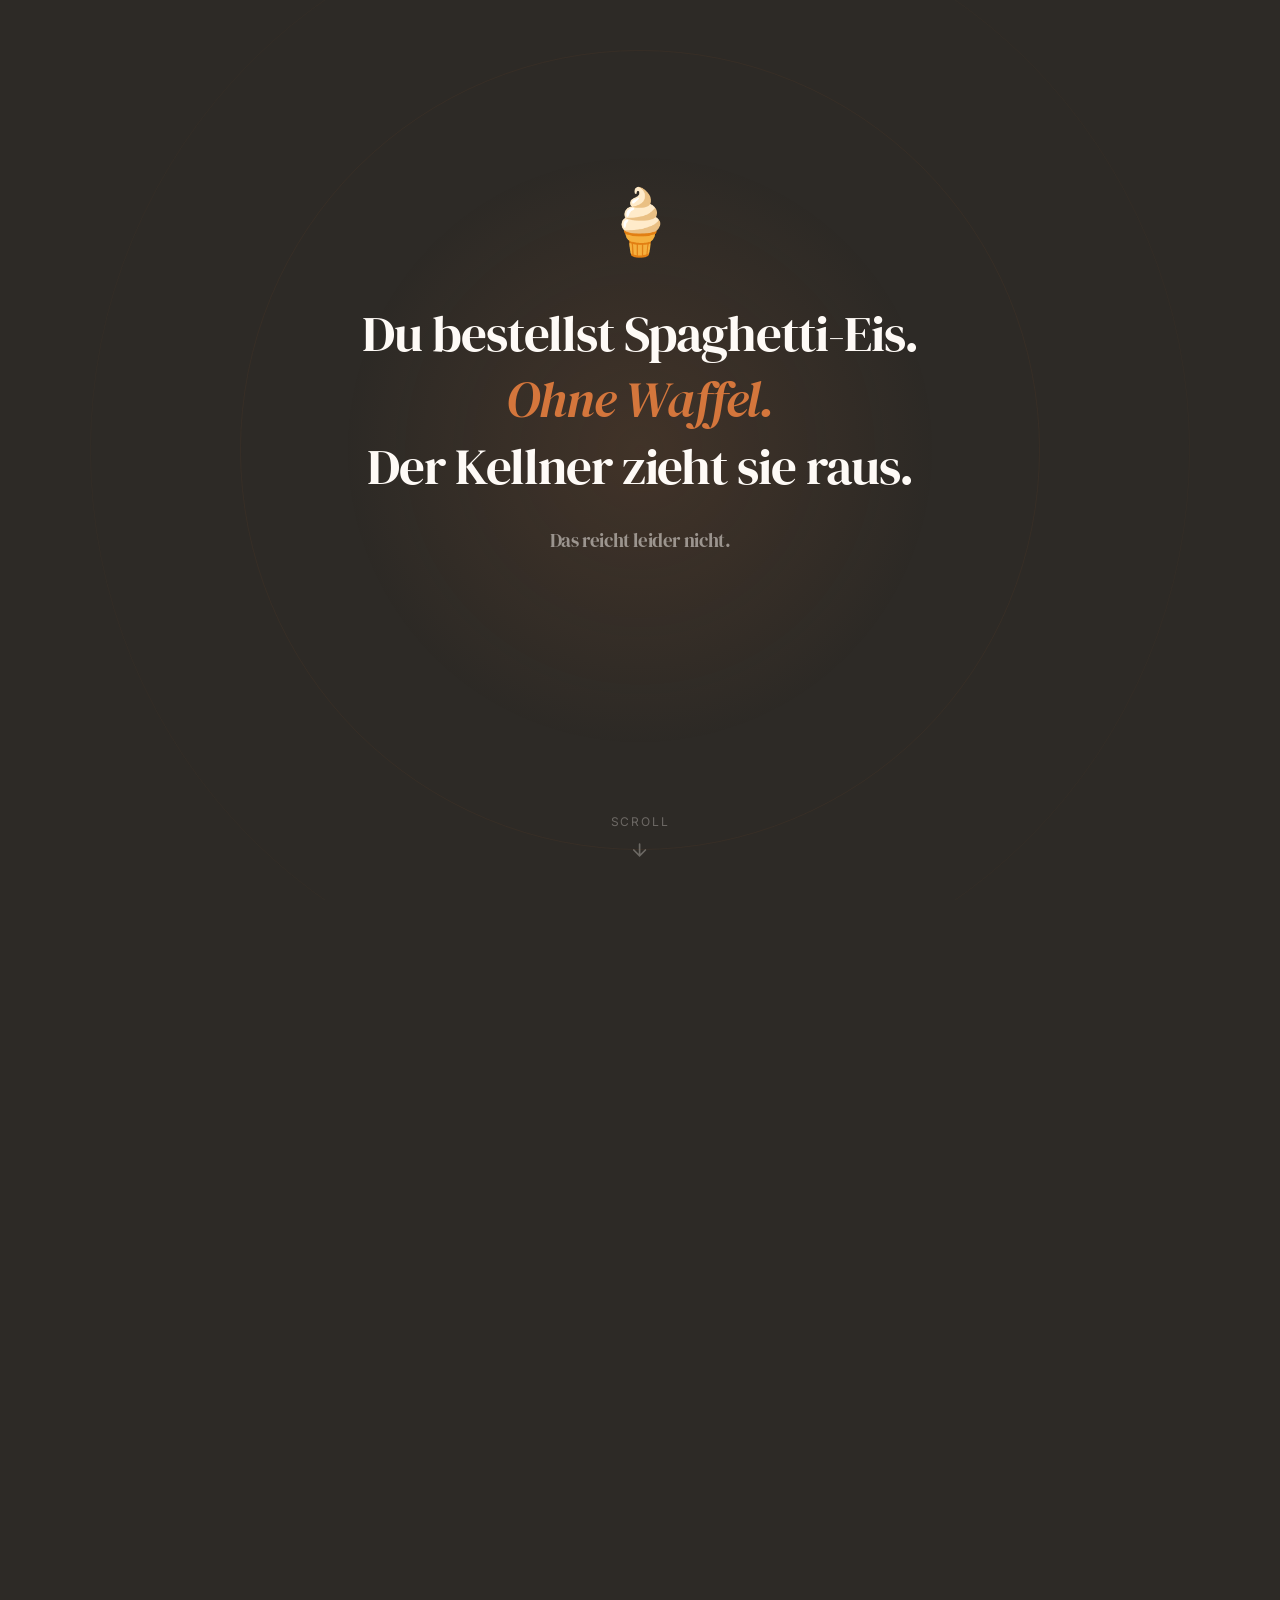
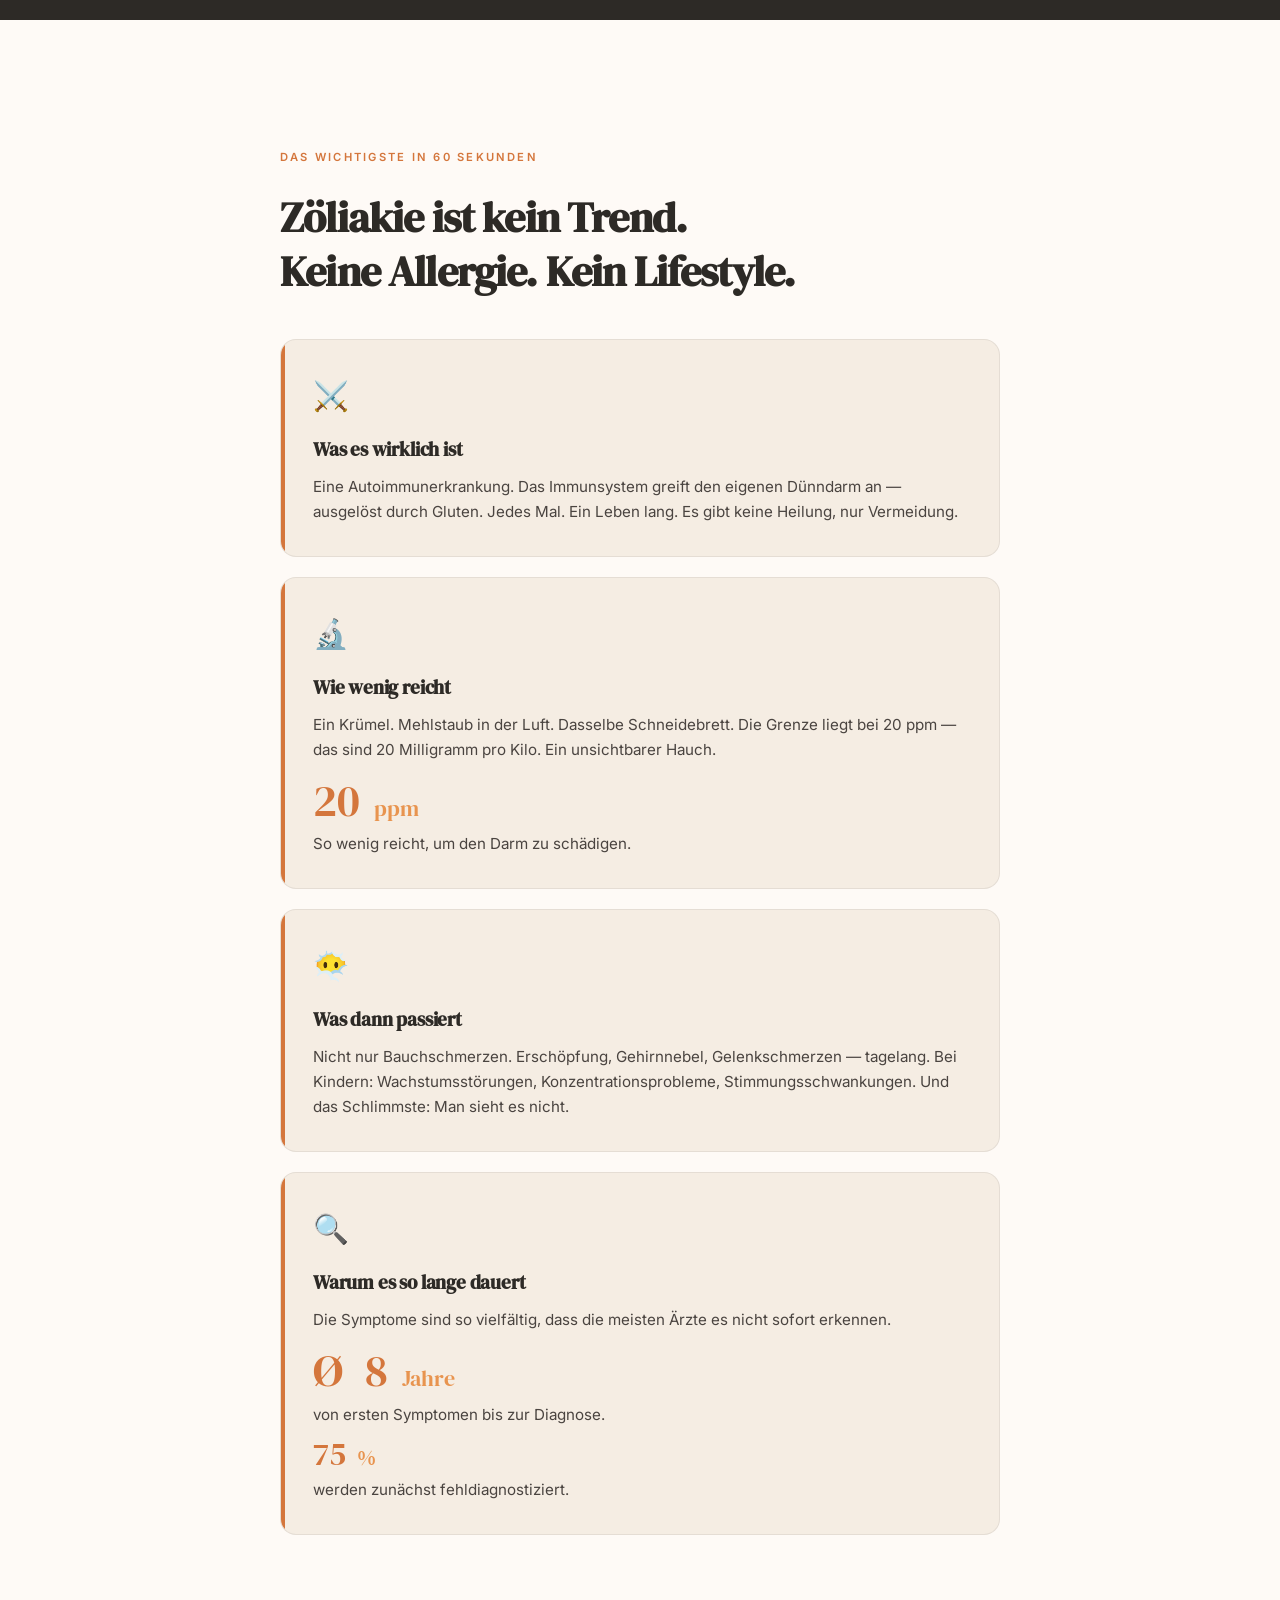
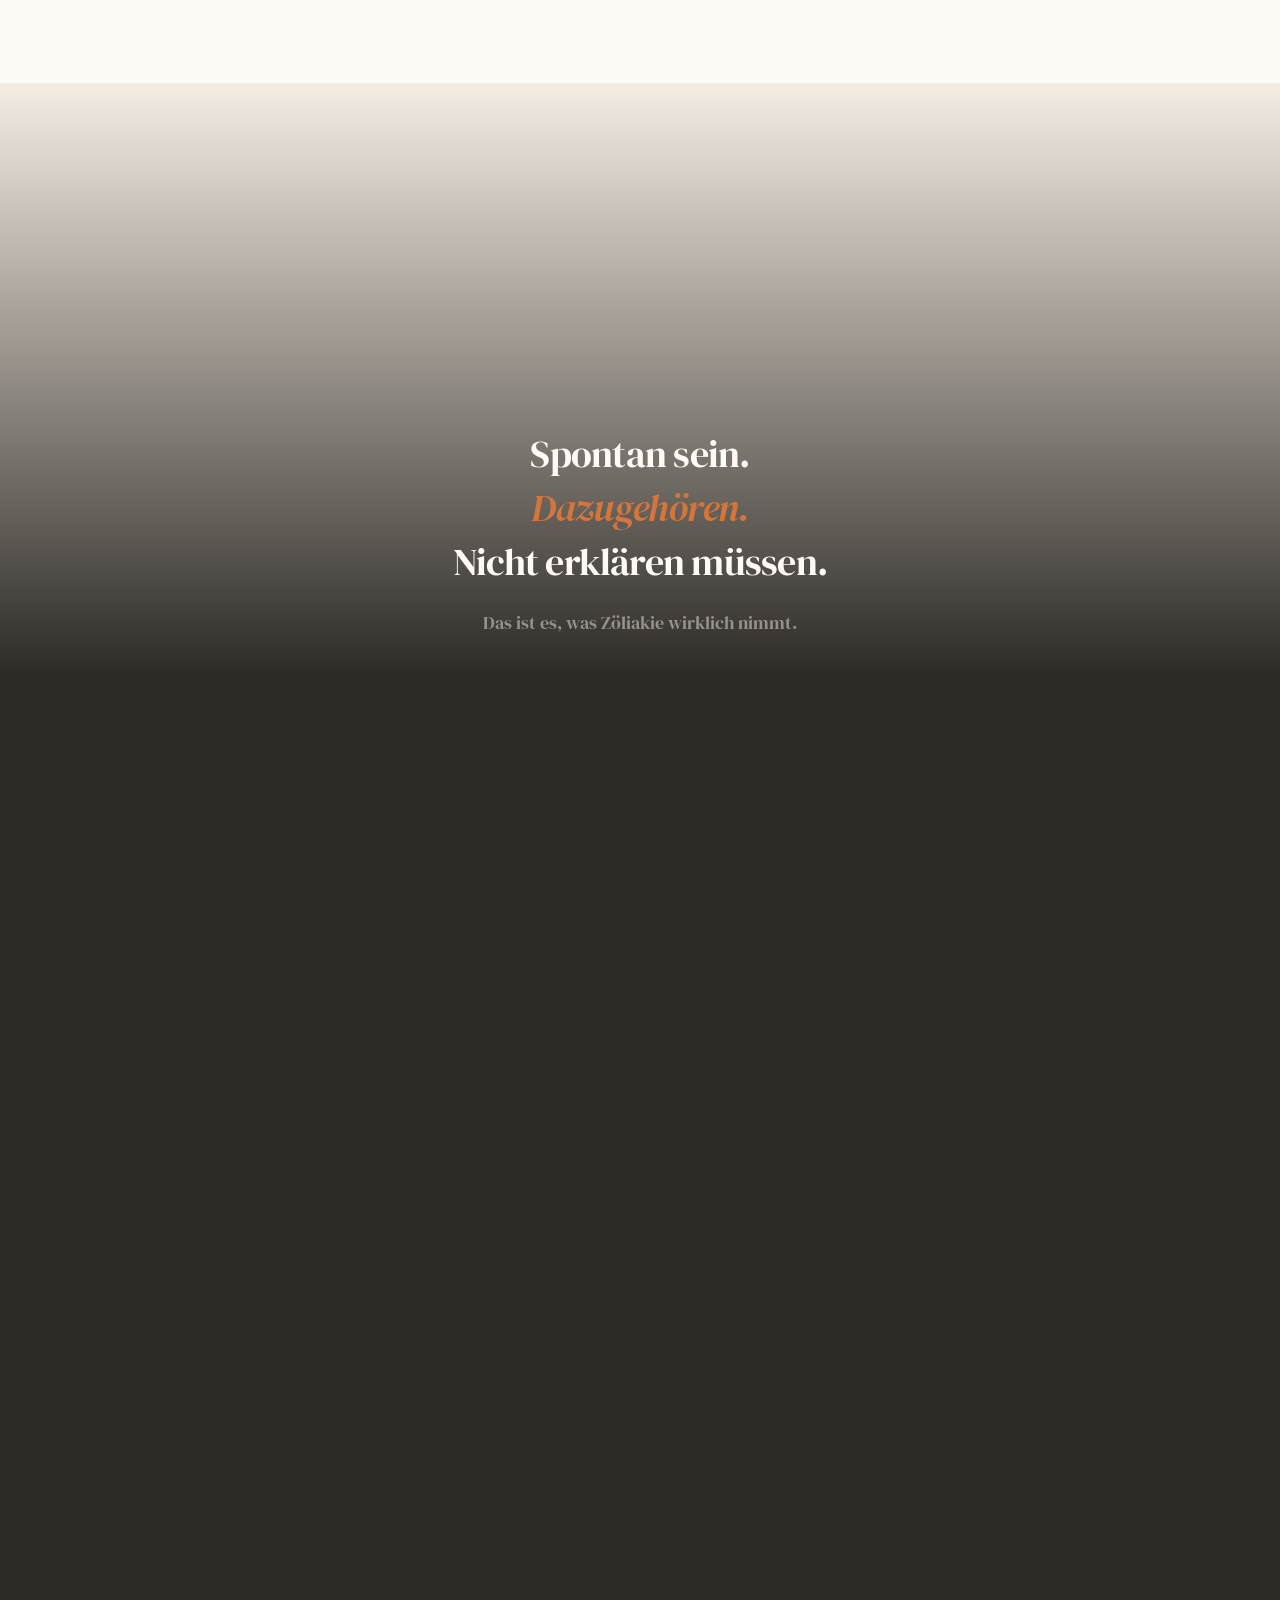
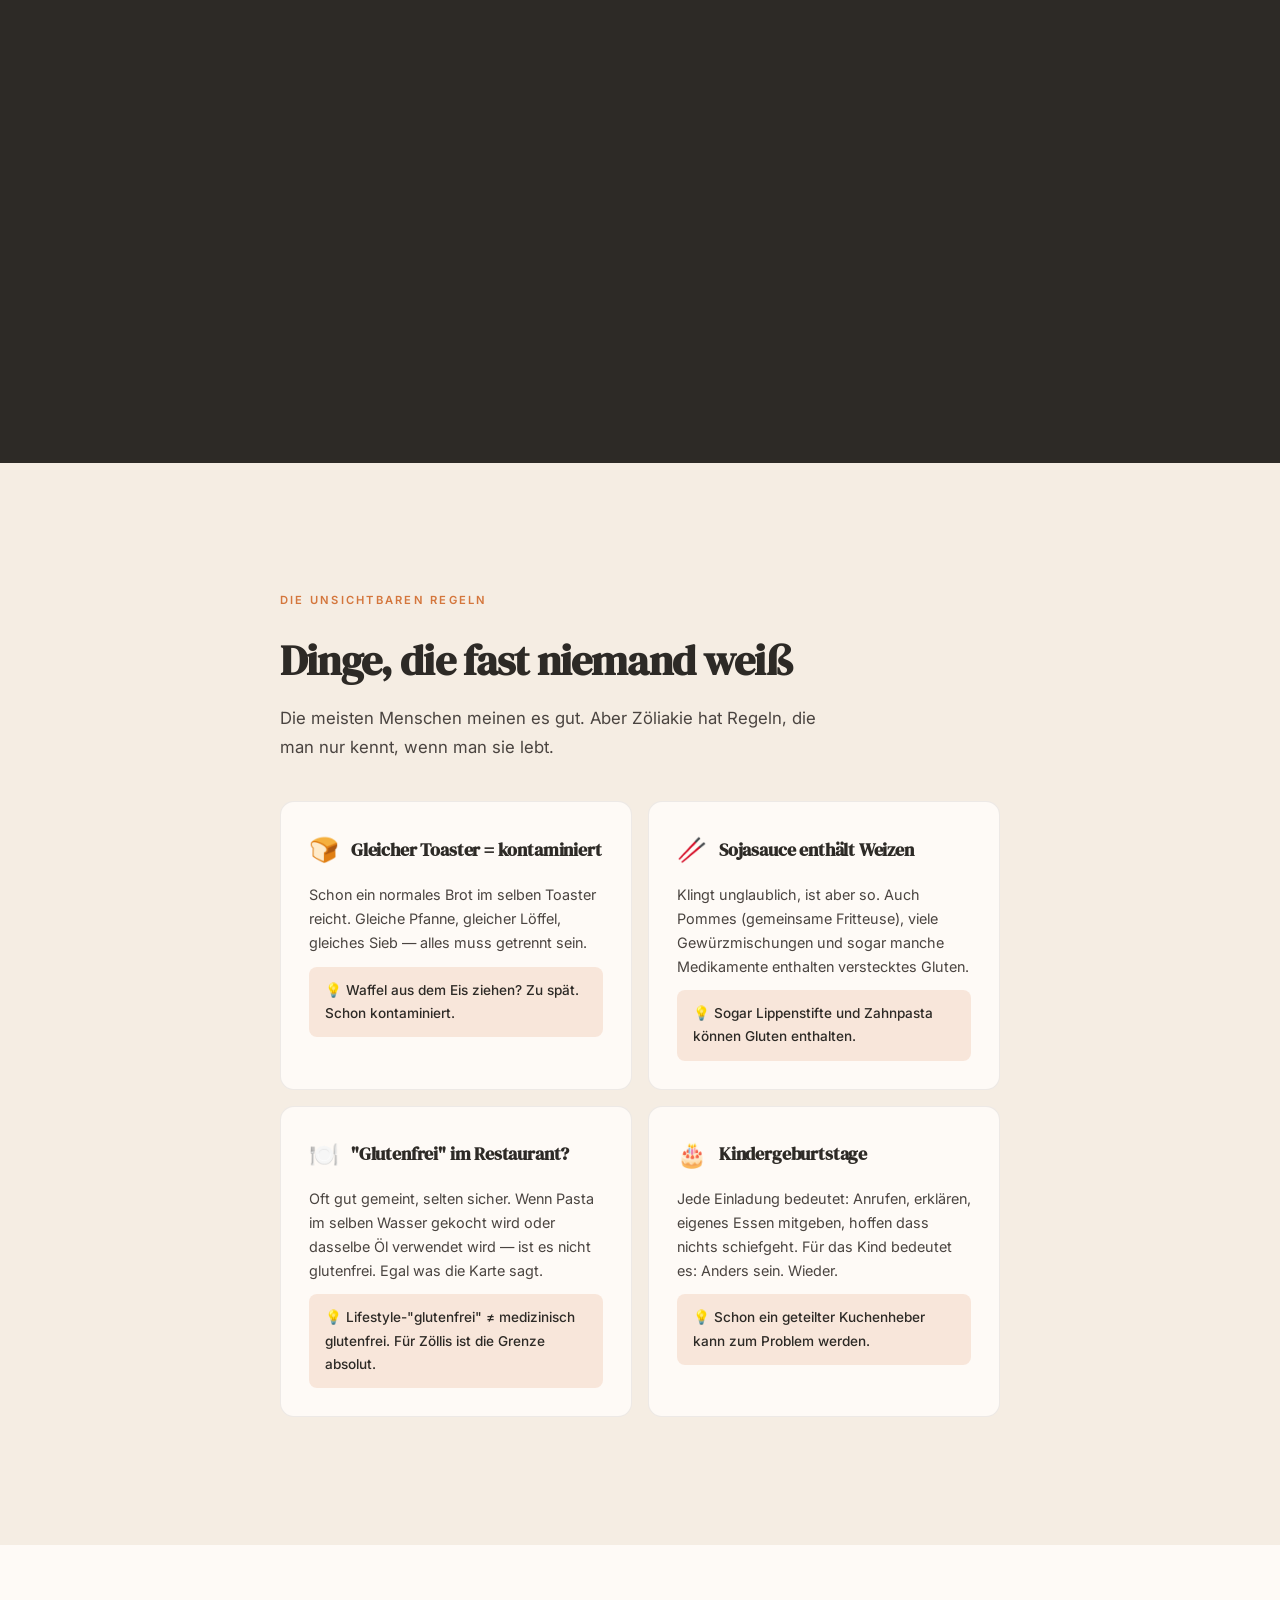
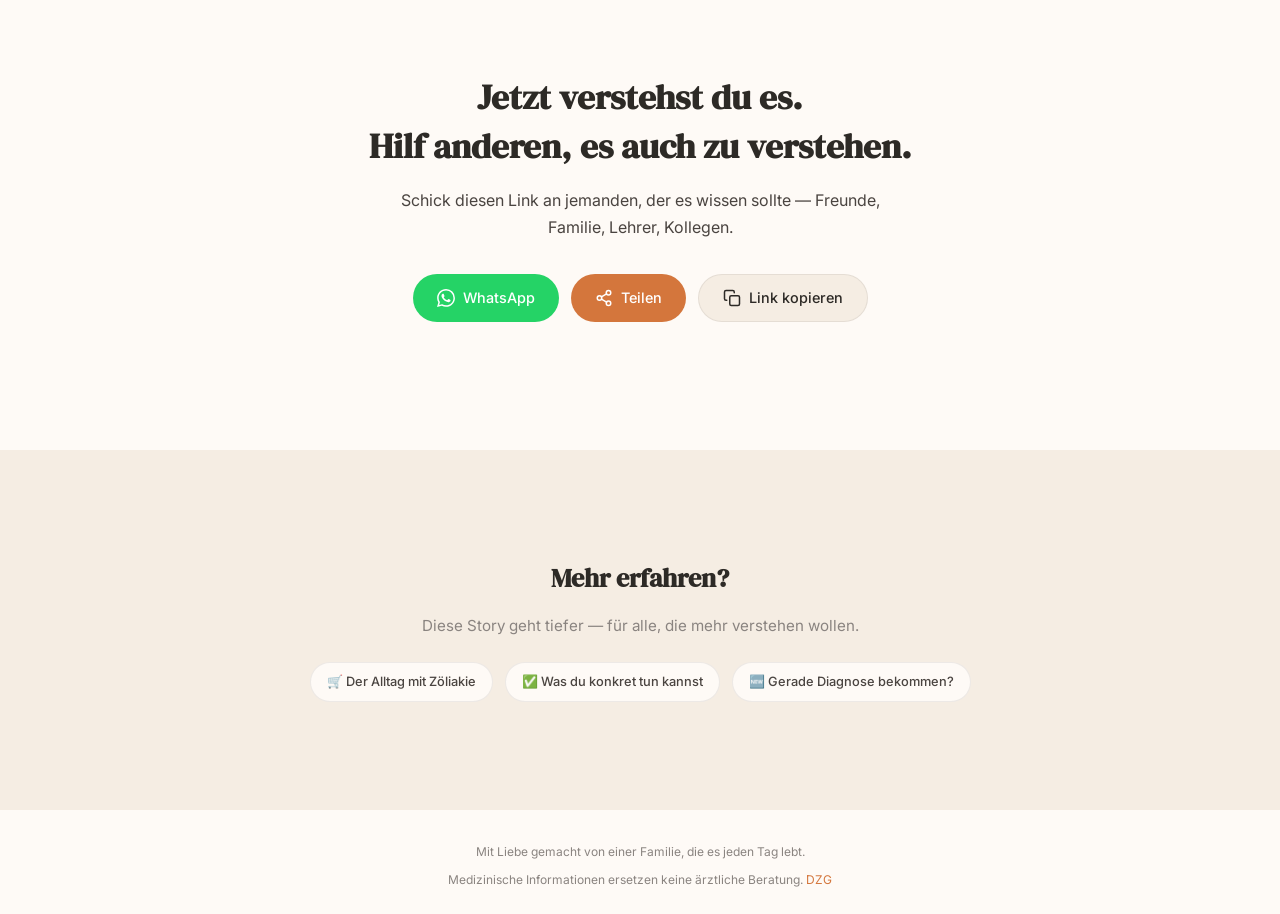
<file: zoeliakie/index.html>
<!DOCTYPE html>
<html lang="de">
<head>
  <meta charset="UTF-8">
  <meta name="viewport" content="width=device-width, initial-scale=1.0, viewport-fit=cover">
  <title>Zöliakie verstehen</title>
  <meta name="theme-color" content="#2D2A26">
  <meta name="apple-mobile-web-app-capable" content="yes">
  <meta name="apple-mobile-web-app-status-bar-style" content="black-translucent">
  <meta name="description" content="In 2 Minuten verstehen, was Zöliakie wirklich bedeutet. Für alle, die jemanden kennen, der betroffen ist.">
  <meta property="og:title" content="Zöliakie verstehen — in 2 Minuten">
  <meta property="og:description" content="Was Zöliakie wirklich bedeutet. Für Freunde, Familie, Kollegen.">
  <meta property="og:type" content="website">
  <link rel="preconnect" href="https://fonts.googleapis.com">
  <link rel="preconnect" href="https://fonts.gstatic.com" crossorigin>
  <link href="https://fonts.googleapis.com/css2?family=DM+Serif+Display:ital@0;1&family=Inter:wght@300;400;500;600&display=swap" rel="stylesheet">
  <style>
    *, *::before, *::after { margin: 0; padding: 0; box-sizing: border-box; }

    :root {
      --warm-white: #FEFAF6;
      --cream: #F5EDE3;
      --amber: #D4763C;
      --amber-light: #E8944F;
      --amber-glow: rgba(212, 118, 60, 0.15);
      --near-black: #2D2A26;
      --dark-brown: #4A4440;
      --mid-gray: #8A8480;
      --light-border: rgba(45, 42, 38, 0.08);
      --font-display: 'DM Serif Display', Georgia, serif;
      --font-body: 'Inter', -apple-system, sans-serif;
      /* Safe area insets for iPhone notch/home indicator */
      --safe-top: env(safe-area-inset-top, 0px);
      --safe-bottom: env(safe-area-inset-bottom, 0px);
      --safe-left: env(safe-area-inset-left, 0px);
      --safe-right: env(safe-area-inset-right, 0px);
    }

    html {
      font-size: 16px;
      -webkit-font-smoothing: antialiased;
      -webkit-text-size-adjust: 100%;
    }

    body {
      font-family: var(--font-body);
      color: var(--near-black);
      background: var(--warm-white);
      line-height: 1.7;
      overflow-x: hidden;
      /* Prevent iOS rubber-band showing white flash */
      background-color: var(--near-black);
    }

    /* --- Scroll Progress Bar --- */
    .progress-bar {
      position: fixed;
      top: 0;
      left: 0;
      height: 3px;
      background: linear-gradient(90deg, var(--amber), var(--amber-light));
      width: 0%;
      z-index: 1000;
      transition: width 0.1s ease-out;
    }

    /* --- Section Base --- */
    section {
      min-height: 100vh;
      min-height: 100dvh;
      display: flex;
      align-items: center;
      justify-content: center;
      padding: 4rem 2rem;
      padding-left: calc(2rem + var(--safe-left));
      padding-right: calc(2rem + var(--safe-right));
      position: relative;
    }

    .section-inner {
      max-width: 720px;
      width: 100%;
    }

    /* --- Reveal Animation --- */
    .reveal {
      opacity: 0;
      transform: translateY(40px);
      transition: opacity 0.8s cubic-bezier(0.22, 1, 0.36, 1),
                  transform 0.8s cubic-bezier(0.22, 1, 0.36, 1);
    }
    .reveal.visible {
      opacity: 1;
      transform: translateY(0);
    }
    .reveal-delay-1 { transition-delay: 0.15s; }
    .reveal-delay-2 { transition-delay: 0.3s; }
    .reveal-delay-3 { transition-delay: 0.45s; }
    .reveal-delay-4 { transition-delay: 0.6s; }

    /* ================================
       LAYER 0: HOOK — STICKY PARALLAX
       ================================ */
    .hook-wrapper {
      position: relative;
      height: 180vh;
    }

    .hook {
      position: -webkit-sticky;
      position: sticky;
      top: 0;
      height: 100vh;
      height: 100dvh;
      display: flex;
      align-items: center;
      justify-content: center;
      background: var(--near-black);
      color: var(--warm-white);
      text-align: center;
      overflow: hidden;
      padding-top: var(--safe-top);
    }

    .hook-bg-layer {
      position: absolute;
      inset: 0;
      pointer-events: none;
    }

    .hook-bg-glow {
      position: absolute;
      top: 50%;
      left: 50%;
      width: 600px;
      height: 600px;
      border-radius: 50%;
      background: radial-gradient(ellipse, rgba(212, 118, 60, 0.12) 0%, transparent 70%);
      transform: translate(-50%, -50%);
      will-change: transform;
      transition: transform 0.05s linear;
    }

    .hook-bg-ring {
      position: absolute;
      top: 50%;
      left: 50%;
      width: 800px;
      height: 800px;
      border-radius: 50%;
      border: 1px solid rgba(212, 118, 60, 0.06);
      transform: translate(-50%, -50%);
      will-change: transform;
      transition: transform 0.05s linear;
    }

    .hook-bg-ring-2 {
      width: 1100px;
      height: 1100px;
      border-color: rgba(212, 118, 60, 0.03);
    }

    .hook-scene {
      position: relative;
      z-index: 1;
    }

    .hook-emoji {
      font-size: 4rem;
      margin-bottom: 1.5rem;
      display: block;
      animation: float 3s ease-in-out infinite;
    }

    @keyframes float {
      0%, 100% { transform: translateY(0); }
      50% { transform: translateY(-10px); }
    }

    .hook h1 {
      font-family: var(--font-display);
      font-size: clamp(1.8rem, 5vw, 3.2rem);
      line-height: 1.3;
      letter-spacing: -0.02em;
      font-weight: 400;
      max-width: 600px;
      margin: 0 auto;
    }

    .highlight {
      color: var(--amber);
      font-style: italic;
    }

    .hook-sub {
      font-family: var(--font-display);
      font-size: 1.2rem;
      color: rgba(254, 250, 246, 0.5);
      font-weight: 400;
      margin-top: 1.5rem;
      letter-spacing: -0.02em;
    }

    .hook-phase-2 {
      opacity: 0;
      transform: translateY(20px);
      transition: opacity 0.6s ease, transform 0.6s ease;
      margin-top: 1rem;
      font-family: var(--font-display);
      font-size: 1.2rem;
      color: rgba(254, 250, 246, 0.5);
      letter-spacing: -0.02em;
    }

    .hook-phase-2.active {
      opacity: 1;
      transform: translateY(0);
    }

    .scroll-hint {
      position: absolute;
      bottom: calc(2.5rem + var(--safe-bottom));
      left: 50%;
      transform: translateX(-50%);
      display: flex;
      flex-direction: column;
      align-items: center;
      gap: 0.5rem;
      color: rgba(254, 250, 246, 0.3);
      font-size: 0.75rem;
      letter-spacing: 0.15em;
      text-transform: uppercase;
      animation: fade-bounce 2.5s ease-in-out infinite;
      z-index: 2;
    }

    .scroll-hint svg {
      width: 20px;
      height: 20px;
      stroke: rgba(254, 250, 246, 0.3);
    }

    @keyframes fade-bounce {
      0%, 100% { opacity: 0.3; transform: translateX(-50%) translateY(0); }
      50% { opacity: 0.7; transform: translateX(-50%) translateY(6px); }
    }

    /* ================================
       LAYER 1: DAS WICHTIGSTE — STICKY CARDS
       ================================ */
    .layer-1 {
      background: var(--warm-white);
      min-height: auto;
      padding: 6rem 2rem;
    }

    .layer-label {
      font-size: 0.7rem;
      font-weight: 600;
      letter-spacing: 0.2em;
      text-transform: uppercase;
      color: var(--amber);
      margin-bottom: 1.5rem;
    }

    .layer-1 h2 {
      font-family: var(--font-display);
      font-size: clamp(1.6rem, 4vw, 2.6rem);
      line-height: 1.3;
      letter-spacing: -0.02em;
      margin-bottom: 2.5rem;
    }

    .fact-card {
      background: var(--cream);
      border-radius: 16px;
      padding: 2rem;
      margin-bottom: 1.25rem;
      border: 1px solid var(--light-border);
      position: relative;
      overflow: hidden;
    }

    .fact-card::before {
      content: '';
      position: absolute;
      left: 0;
      top: 0;
      width: 4px;
      height: 100%;
      background: var(--amber);
      border-radius: 4px 0 0 4px;
    }

    .fact-card-icon {
      font-size: 1.8rem;
      margin-bottom: 0.75rem;
      display: block;
    }

    .fact-card h3 {
      font-family: var(--font-display);
      font-size: 1.2rem;
      margin-bottom: 0.5rem;
      letter-spacing: -0.01em;
    }

    .fact-card p {
      font-size: 0.95rem;
      color: var(--dark-brown);
      line-height: 1.65;
    }

    /* --- Counter Animation Stats --- */
    .stat-counter {
      font-family: var(--font-display);
      font-size: 2.8rem;
      color: var(--amber);
      display: block;
      margin-top: 0.75rem;
      line-height: 1.2;
    }

    .stat-counter .counter-value {
      display: inline-block;
      min-width: 1.5ch;
      text-align: right;
    }

    .stat-counter .counter-unit {
      font-size: 1.4rem;
      color: var(--amber-light);
      margin-left: 0.25rem;
    }

    .stat-sub {
      margin-top: 0.25rem;
      font-size: 0.85rem;
      color: var(--mid-gray);
    }

    /* ================================
       STICKY QUOTE SECTION
       ================================ */
    .sticky-quote-wrapper {
      position: relative;
      height: 220vh;
      background: linear-gradient(180deg, var(--cream) 0%, var(--near-black) 30%, var(--near-black) 100%);
    }

    .sticky-quote {
      position: -webkit-sticky;
      position: sticky;
      top: 0;
      height: 100vh;
      height: 100dvh;
      display: flex;
      align-items: center;
      justify-content: center;
      text-align: center;
      padding: 2rem;
      padding-left: calc(2rem + var(--safe-left));
      padding-right: calc(2rem + var(--safe-right));
    }

    .sticky-quote-inner {
      max-width: 640px;
      transition: opacity 0.4s ease, transform 0.4s ease;
    }

    .quote-phase {
      position: absolute;
      top: 50%;
      left: 50%;
      transform: translate(-50%, -50%);
      width: 100%;
      max-width: 640px;
      padding: 0 2rem;
      opacity: 0;
      transition: opacity 0.5s ease, transform 0.5s ease;
      pointer-events: none;
    }

    /* opacity + pointer-events now controlled via JS for smooth crossfade */

    .quote-phase h2 {
      font-family: var(--font-display);
      font-size: clamp(1.3rem, 4vw, 2.4rem);
      line-height: 1.4;
    }

    .quote-phase-1 h2 {
      color: var(--warm-white);
    }

    .quote-phase-2 h2 {
      color: var(--warm-white);
    }

    /* .highlight is now global */

    .quote-phase-3 {
      color: rgba(254, 250, 246, 0.5);
      font-size: 1rem;
      font-weight: 300;
    }

    /* ================================
       LAYER 2: DIE UNSICHTBAREN REGELN
       ================================ */
    .layer-2 {
      background: var(--cream);
    }

    .layer-2 h2 {
      font-family: var(--font-display);
      font-size: clamp(1.6rem, 4vw, 2.6rem);
      line-height: 1.3;
      letter-spacing: -0.02em;
      margin-bottom: 1rem;
    }

    .layer-2-intro {
      font-size: 1.05rem;
      color: var(--dark-brown);
      margin-bottom: 2.5rem;
      max-width: 560px;
    }

    .rule-grid {
      display: grid;
      grid-template-columns: 1fr;
      gap: 1rem;
    }

    .rule-item {
      background: var(--warm-white);
      border-radius: 14px;
      padding: 1.75rem;
      border: 1px solid var(--light-border);
      transition: transform 0.3s ease, box-shadow 0.3s ease;
    }

    @media (hover: hover) {
      .rule-item:hover {
        transform: translateY(-2px);
        box-shadow: 0 8px 30px rgba(45, 42, 38, 0.06);
      }
    }
    .rule-item:active {
      transform: scale(0.99);
      transition-duration: 0.1s;
    }

    .rule-item-header {
      display: flex;
      align-items: center;
      gap: 0.75rem;
      margin-bottom: 0.75rem;
    }

    .rule-icon {
      font-size: 1.5rem;
      flex-shrink: 0;
    }

    .rule-item h3 {
      font-family: var(--font-display);
      font-size: 1.1rem;
      letter-spacing: -0.01em;
    }

    .rule-item p {
      font-size: 0.9rem;
      color: var(--dark-brown);
      line-height: 1.65;
    }

    .rule-item .gotcha {
      margin-top: 0.75rem;
      padding: 0.75rem 1rem;
      background: var(--amber-glow);
      border-radius: 8px;
      font-size: 0.85rem;
      color: var(--near-black);
      font-weight: 500;
    }

    /* ================================
       CTA / SHARE SECTION
       ================================ */
    .share-section {
      background: var(--warm-white);
      text-align: center;
      min-height: 50vh;
      min-height: 50dvh;
    }

    .share-section h2 {
      font-family: var(--font-display);
      font-size: clamp(1.4rem, 3.5vw, 2.2rem);
      line-height: 1.4;
      margin-bottom: 1rem;
    }

    .share-section p {
      font-size: 1rem;
      color: var(--dark-brown);
      margin-bottom: 2rem;
      max-width: 480px;
      margin-left: auto;
      margin-right: auto;
    }

    .share-buttons {
      display: flex;
      gap: 0.75rem;
      justify-content: center;
      flex-wrap: wrap;
    }

    .share-btn {
      display: inline-flex;
      align-items: center;
      gap: 0.5rem;
      padding: 0.85rem 1.5rem;
      min-height: 48px; /* iOS minimum touch target */
      border-radius: 50px;
      font-family: var(--font-body);
      font-size: 0.9rem;
      font-weight: 500;
      text-decoration: none;
      cursor: pointer;
      border: none;
      transition: transform 0.2s ease, box-shadow 0.2s ease;
      -webkit-tap-highlight-color: transparent;
      touch-action: manipulation;
    }

    .share-btn:hover {
      transform: translateY(-2px);
      box-shadow: 0 6px 20px rgba(0,0,0,0.1);
    }

    .share-btn:active {
      transform: scale(0.97);
      box-shadow: 0 2px 8px rgba(0,0,0,0.08);
    }

    .share-btn-primary {
      background: var(--amber);
      color: white;
    }

    .share-btn-secondary {
      background: var(--cream);
      color: var(--near-black);
      border: 1px solid var(--light-border);
    }

    .share-btn-whatsapp {
      background: #25D366;
      color: white;
    }

    /* ================================
       COMING SOON: DEEPER LAYERS
       ================================ */
    .deeper {
      background: var(--cream);
      text-align: center;
      min-height: 40vh;
      min-height: 40dvh;
      padding: 3rem 2rem;
      padding-bottom: calc(3rem + var(--safe-bottom));
    }

    .deeper h2 {
      font-family: var(--font-display);
      font-size: 1.6rem;
      margin-bottom: 0.75rem;
    }

    .deeper p {
      color: var(--mid-gray);
      font-size: 0.95rem;
      max-width: 440px;
      margin: 0 auto;
    }

    .coming-soon-badges {
      display: flex;
      gap: 0.75rem;
      justify-content: center;
      flex-wrap: wrap;
      margin-top: 1.5rem;
    }

    .badge {
      padding: 0.5rem 1rem;
      border-radius: 50px;
      font-size: 0.8rem;
      font-weight: 500;
      background: var(--warm-white);
      color: var(--dark-brown);
      border: 1px solid var(--light-border);
    }

    /* ================================
       FOOTER
       ================================ */
    footer {
      padding: 2rem 2rem calc(1.5rem + var(--safe-bottom));
      text-align: center;
      font-size: 0.75rem;
      color: var(--mid-gray);
      background: var(--warm-white);
    }

    footer a {
      color: var(--amber);
      text-decoration: none;
    }

    /* ================================
       RESPONSIVE — Mobile First
       ================================ */

    /* --- Reduced motion: disable all animations --- */
    @media (prefers-reduced-motion: reduce) {
      .reveal { opacity: 1; transform: none; transition: none; }
      .hook-emoji { animation: none; }
      .scroll-hint { animation: none; }
      .hook-bg-glow, .hook-bg-ring { transition: none; }
      .quote-phase { transition: none; }
      .phase3-line, .phase3-sub { opacity: 1; transform: none; transition: none; }
    }

    /* --- iPhone SE / small phones (≤375px) --- */
    @media (max-width: 375px) {
      html { font-size: 14px; }
      .hook h1 { font-size: 1.45rem; }
      .hook-sub { font-size: 1rem; }
      .hook-emoji { font-size: 3rem; margin-bottom: 1rem; }
      section { padding: 2.5rem 1rem; }
      .layer-1 { padding: 2.5rem 1rem; }
      .fact-card { padding: 1.25rem; }
      .fact-card h3 { font-size: 1.05rem; }
      .fact-card p { font-size: 0.88rem; }
      .stat-counter { font-size: 2rem; }
      .stat-counter .counter-unit { font-size: 1.1rem; }
      .rule-item { padding: 1.25rem; }
      .rule-item h3 { font-size: 1rem; }
      .rule-item p { font-size: 0.85rem; }
      .rule-item .gotcha { font-size: 0.8rem; padding: 0.6rem 0.8rem; }
      .quote-phase h2 { font-size: 1.15rem; }
      .share-section h2 { font-size: 1.25rem; }
      .share-buttons { flex-direction: column; align-items: stretch; }
      .share-btn { justify-content: center; width: 100%; }
      .deeper h2 { font-size: 1.3rem; }
      .coming-soon-badges { flex-direction: column; align-items: center; }
      .badge { width: 100%; text-align: center; }
      .layer-label { font-size: 0.65rem; }
      .hook-bg-glow { width: 350px; height: 350px; }
      .hook-bg-ring { width: 500px; height: 500px; }
      .hook-bg-ring-2 { width: 700px; height: 700px; }
    }

    /* --- Standard iPhone (376px–430px) --- */
    @media (min-width: 376px) and (max-width: 430px) {
      section { padding: 3rem 1.25rem; }
      .layer-1 { padding: 3rem 1.25rem; }
      .hook h1 { font-size: 1.6rem; }
      .fact-card { padding: 1.5rem; }
      .rule-item { padding: 1.5rem; }
      .stat-counter { font-size: 2.4rem; }
      .share-buttons { flex-direction: column; align-items: stretch; }
      .share-btn { justify-content: center; width: 100%; }
      .hook-bg-glow { width: 400px; height: 400px; }
      .hook-bg-ring { width: 600px; height: 600px; }
      .hook-bg-ring-2 { width: 850px; height: 850px; }
    }

    /* --- All phones: stack share buttons, full-width cards --- */
    @media (max-width: 430px) {
      .share-buttons { gap: 0.6rem; }
      .layer-2-intro { font-size: 0.95rem; }
      .hook-phase-2 { font-size: 0.8rem; }
      .sticky-quote-wrapper { height: 180vh; }
      .quote-phase { padding: 0 1.25rem; }
      footer { padding: 2rem 1.25rem calc(1.5rem + var(--safe-bottom)); }
    }

    /* --- Tablets / iPad Mini (431px–767px) --- */
    @media (min-width: 431px) and (max-width: 767px) {
      section { padding: 4rem 2rem; }
      .layer-1 { padding: 4rem 2rem; }
      .share-buttons { flex-direction: row; flex-wrap: wrap; }
    }

    /* --- Tablet+ (≥640px): 2-col rule grid --- */
    @media (min-width: 640px) {
      .rule-grid {
        grid-template-columns: 1fr 1fr;
      }
    }

    /* --- Desktop (≥768px) --- */
    @media (min-width: 768px) {
      section { padding: 6rem 3rem; }
      .layer-1 { padding: 6rem 3rem; }
      .deeper { padding: 4rem 3rem; }
    }

    /* --- Large desktop (≥1024px) --- */
    @media (min-width: 1024px) {
      section { padding: 8rem 4rem; }
      .layer-1 { padding: 8rem 4rem; }
    }

    /* ================================
       PHASE 3: STAGGERED LINES
       ================================ */
    .phase3-line {
      font-family: var(--font-display);
      font-size: clamp(1.4rem, 4vw, 2.4rem);
      color: var(--warm-white);
      line-height: 1.4;
      letter-spacing: -0.02em;
      opacity: 0;
      transform: translateY(16px);
      transition: opacity 0.5s ease, transform 0.5s ease;
    }
    .phase3-line.visible { opacity: 1; transform: translateY(0); }
    .phase3-line-2 { transition-delay: 0.3s; }
    .phase3-line-3 { transition-delay: 0.6s; }

    .phase3-sub {
      margin-top: 1.25rem;
      font-size: clamp(0.9rem, 2vw, 1.1rem);
      color: rgba(254, 250, 246, 0.45);
      font-weight: 400;
      font-family: var(--font-display);
      opacity: 0;
      transition: opacity 0.5s ease 0.9s;
    }
    .phase3-sub.visible { opacity: 1; }

    @media (prefers-reduced-motion: reduce) {
      .phase3-line, .phase3-sub { transition: none; }
      .phase3-line { transform: none; }
    }

    /* --- Landscape phones: reduce heights --- */
    @media (max-height: 500px) and (orientation: landscape) {
      .hook-wrapper { height: 150vh; }
      .sticky-quote-wrapper { height: 160vh; }
      .hook-emoji { font-size: 2.5rem; margin-bottom: 0.75rem; }
      .hook h1 { font-size: 1.3rem; }
      .hook-sub { margin-top: 0.75rem; font-size: 0.95rem; }
      section { min-height: auto; padding: 2rem 2rem; }
    }
  </style>
</head>
<body>

<div class="progress-bar" id="progressBar"></div>

<!-- ===== LAYER 0: HOOK (Sticky + Parallax Depth) ===== -->
<div class="hook-wrapper" id="hookWrapper">
  <section class="hook" id="hookSection">
    <div class="hook-bg-layer">
      <div class="hook-bg-glow" id="bgGlow"></div>
      <div class="hook-bg-ring" id="bgRing1"></div>
      <div class="hook-bg-ring hook-bg-ring-2" id="bgRing2"></div>
    </div>
    <div class="hook-scene">
      <span class="hook-emoji reveal">🍦</span>
      <h1 class="reveal reveal-delay-1">
        Du bestellst Spaghetti-Eis.<br>
        <span class="highlight">Ohne Waffel.</span><br>
        Der Kellner zieht sie raus.
      </h1>
      <p class="hook-sub reveal reveal-delay-2">Das reicht leider nicht.</p>
      <p class="hook-phase-2" id="hookPhase2">Willkommen in unserem Alltag.</p>
    </div>
    <div class="scroll-hint" id="scrollHint">
      <span>Scroll</span>
      <svg viewBox="0 0 24 24" fill="none" stroke-width="2" stroke-linecap="round">
        <path d="M12 5v14M5 12l7 7 7-7"/>
      </svg>
    </div>
  </section>
</div>

<!-- ===== LAYER 1: DAS WICHTIGSTE (Counter Animations) ===== -->
<section class="layer-1">
  <div class="section-inner">
    <div class="layer-label reveal">Das Wichtigste in 60 Sekunden</div>
    <h2 class="reveal reveal-delay-1">Zöliakie ist kein Trend.<br>Keine Allergie. Kein Lifestyle.</h2>

    <div class="fact-card reveal reveal-delay-2">
      <span class="fact-card-icon">⚔️</span>
      <h3>Was es wirklich ist</h3>
      <p>Eine Autoimmunerkrankung. Das Immunsystem greift den eigenen Dünndarm an — ausgelöst durch Gluten. Jedes Mal. Ein Leben lang. Es gibt keine Heilung, nur Vermeidung.</p>
    </div>

    <div class="fact-card reveal reveal-delay-3">
      <span class="fact-card-icon">🔬</span>
      <h3>Wie wenig reicht</h3>
      <p>Ein Krümel. Mehlstaub in der Luft. Dasselbe Schneidebrett. Die Grenze liegt bei 20 ppm — das sind 20 Milligramm pro Kilo. Ein unsichtbarer Hauch.</p>
      <span class="stat-counter">
        <span class="counter-value" data-target="20" data-duration="1500">0</span>
        <span class="counter-unit">ppm</span>
      </span>
      <p class="stat-sub">So wenig reicht, um den Darm zu schädigen.</p>
    </div>

    <div class="fact-card reveal reveal-delay-4">
      <span class="fact-card-icon">😶‍🌫️</span>
      <h3>Was dann passiert</h3>
      <p>Nicht nur Bauchschmerzen. Erschöpfung, Gehirnnebel, Gelenkschmerzen — tagelang. Bei Kindern: Wachstumsstörungen, Konzentrationsprobleme, Stimmungsschwankungen. Und das Schlimmste: Man sieht es nicht.</p>
    </div>

    <div class="fact-card reveal">
      <span class="fact-card-icon">🔍</span>
      <h3>Warum es so lange dauert</h3>
      <p>Die Symptome sind so vielfältig, dass die meisten Ärzte es nicht sofort erkennen.</p>
      <span class="stat-counter">
        <span>Ø </span>
        <span class="counter-value" data-target="8" data-duration="2000">0</span>
        <span class="counter-unit">Jahre</span>
      </span>
      <p class="stat-sub">von ersten Symptomen bis zur Diagnose.</p>
      <span class="stat-counter" style="font-size: 2rem; margin-top: 0.5rem;">
        <span class="counter-value" data-target="83" data-duration="2500">0</span>
        <span class="counter-unit">%</span>
      </span>
      <p class="stat-sub">werden zunächst fehldiagnostiziert.</p>
    </div>
  </div>
</section>

<!-- ===== STICKY QUOTE TRANSITION (Text stays, BG changes) ===== -->
<div class="sticky-quote-wrapper" id="stickyQuoteWrapper">
  <div class="sticky-quote">
    <div class="quote-phase quote-phase-1" id="quotePhase1" style="opacity:1;pointer-events:auto">
      <h2>Stell dir vor, du müsstest<br>bei jedem Essen erklären,<br>warum du nicht sterben willst.</h2>
    </div>
    <div class="quote-phase quote-phase-2" id="quotePhase2">
      <h2>Es geht nicht ums Essen.<br>Es geht um <span class="highlight">Leichtigkeit</span>,<br>die fehlt.</h2>
    </div>
    <div class="quote-phase quote-phase-3" id="quotePhase3">
      <div class="phase3-line phase3-line-1">Spontan sein.</div>
      <div class="phase3-line phase3-line-2"><span class="highlight">Dazugehören.</span></div>
      <div class="phase3-line phase3-line-3">Nicht erklären müssen.</div>
      <p class="phase3-sub">Das ist es, was Zöliakie wirklich nimmt.</p>
    </div>
  </div>
</div>

<!-- ===== LAYER 2: DIE UNSICHTBAREN REGELN ===== -->
<section class="layer-2">
  <div class="section-inner">
    <div class="layer-label reveal">Die unsichtbaren Regeln</div>
    <h2 class="reveal reveal-delay-1">Dinge, die fast niemand weiß</h2>
    <p class="layer-2-intro reveal reveal-delay-2">Die meisten Menschen meinen es gut. Aber Zöliakie hat Regeln, die man nur kennt, wenn man sie lebt.</p>

    <div class="rule-grid">
      <div class="rule-item reveal">
        <div class="rule-item-header">
          <span class="rule-icon">🍞</span>
          <h3>Gleicher Toaster = kontaminiert</h3>
        </div>
        <p>Schon ein normales Brot im selben Toaster reicht. Gleiche Pfanne, gleicher Löffel, gleiches Sieb — alles muss getrennt sein.</p>
        <div class="gotcha">💡 Waffel aus dem Eis ziehen? Zu spät. Schon kontaminiert.</div>
      </div>

      <div class="rule-item reveal reveal-delay-1">
        <div class="rule-item-header">
          <span class="rule-icon">🥢</span>
          <h3>Sojasauce enthält Weizen</h3>
        </div>
        <p>Klingt unglaublich, ist aber so. Auch Pommes (gemeinsame Fritteuse), viele Gewürzmischungen und sogar manche Medikamente enthalten verstecktes Gluten.</p>
        <div class="gotcha">💡 Sogar Lippenstifte und Zahnpasta können Gluten enthalten.</div>
      </div>

      <div class="rule-item reveal reveal-delay-2">
        <div class="rule-item-header">
          <span class="rule-icon">🍽️</span>
          <h3>"Glutenfrei" im Restaurant?</h3>
        </div>
        <p>Oft gut gemeint, selten sicher. Wenn Pasta im selben Wasser gekocht wird oder dasselbe Öl verwendet wird — ist es nicht glutenfrei. Egal was die Karte sagt.</p>
        <div class="gotcha">💡 Lifestyle-"glutenfrei" ≠ medizinisch glutenfrei. Für Zöllis ist die Grenze absolut.</div>
      </div>

      <div class="rule-item reveal reveal-delay-3">
        <div class="rule-item-header">
          <span class="rule-icon">🎂</span>
          <h3>Kindergeburtstage</h3>
        </div>
        <p>Jede Einladung bedeutet: Anrufen, erklären, eigenes Essen mitgeben, hoffen dass nichts schiefgeht. Für das Kind bedeutet es: Anders sein. Wieder.</p>
        <div class="gotcha">💡 Schon ein geteilter Kuchenheber kann zum Problem werden.</div>
      </div>
    </div>
  </div>
</section>

<!-- ===== SHARE CTA ===== -->
<section class="share-section">
  <div class="section-inner">
    <h2 class="reveal">Jetzt verstehst du es.<br>Hilf anderen, es auch zu verstehen.</h2>
    <p class="reveal reveal-delay-1">Schick diesen Link an jemanden, der es wissen sollte — Freunde, Familie, Lehrer, Kollegen.</p>
    <div class="share-buttons reveal reveal-delay-2">
      <button class="share-btn share-btn-whatsapp" onclick="shareWhatsApp()">
        <svg width="18" height="18" viewBox="0 0 24 24" fill="currentColor"><path d="M17.472 14.382c-.297-.149-1.758-.867-2.03-.967-.273-.099-.471-.148-.67.15-.197.297-.767.966-.94 1.164-.173.199-.347.223-.644.075-.297-.15-1.255-.463-2.39-1.475-.883-.788-1.48-1.761-1.653-2.059-.173-.297-.018-.458.13-.606.134-.133.298-.347.446-.52.149-.174.198-.298.298-.497.099-.198.05-.371-.025-.52-.075-.149-.669-1.612-.916-2.207-.242-.579-.487-.5-.669-.51-.173-.008-.371-.01-.57-.01-.198 0-.52.074-.792.372-.272.297-1.04 1.016-1.04 2.479 0 1.462 1.065 2.875 1.213 3.074.149.198 2.096 3.2 5.077 4.487.709.306 1.262.489 1.694.625.712.227 1.36.195 1.871.118.571-.085 1.758-.719 2.006-1.413.248-.694.248-1.289.173-1.413-.074-.124-.272-.198-.57-.347m-5.421 7.403h-.004a9.87 9.87 0 01-5.031-1.378l-.361-.214-3.741.982.998-3.648-.235-.374a9.86 9.86 0 01-1.51-5.26c.001-5.45 4.436-9.884 9.888-9.884 2.64 0 5.122 1.03 6.988 2.898a9.825 9.825 0 012.893 6.994c-.003 5.45-4.437 9.884-9.885 9.884m8.413-18.297A11.815 11.815 0 0012.05 0C5.495 0 .16 5.335.157 11.892c0 2.096.547 4.142 1.588 5.945L.057 24l6.305-1.654a11.882 11.882 0 005.683 1.448h.005c6.554 0 11.89-5.335 11.893-11.893a11.821 11.821 0 00-3.48-8.413z"/></svg>
        WhatsApp
      </button>
      <button class="share-btn share-btn-primary" onclick="shareLink()">
        <svg width="18" height="18" viewBox="0 0 24 24" fill="none" stroke="currentColor" stroke-width="2" stroke-linecap="round"><circle cx="18" cy="5" r="3"/><circle cx="6" cy="12" r="3"/><circle cx="18" cy="19" r="3"/><line x1="8.59" y1="13.51" x2="15.42" y2="17.49"/><line x1="15.41" y1="6.51" x2="8.59" y2="10.49"/></svg>
        Teilen
      </button>
      <button class="share-btn share-btn-secondary" onclick="copyLink()">
        <svg width="18" height="18" viewBox="0 0 24 24" fill="none" stroke="currentColor" stroke-width="2" stroke-linecap="round"><rect x="9" y="9" width="13" height="13" rx="2"/><path d="M5 15H4a2 2 0 01-2-2V4a2 2 0 012-2h9a2 2 0 012 2v1"/></svg>
        <span id="copyText">Link kopieren</span>
      </button>
    </div>
  </div>
</section>

<!-- ===== DEEPER LAYERS (TEASER) ===== -->
<section class="deeper">
  <div class="section-inner">
    <h2 class="reveal">Mehr erfahren?</h2>
    <p class="reveal reveal-delay-1">Diese Story geht tiefer — für alle, die mehr verstehen wollen.</p>
    <div class="coming-soon-badges reveal reveal-delay-2">
      <span class="badge">🛒 Der Alltag mit Zöliakie</span>
      <span class="badge">✅ Was du konkret tun kannst</span>
      <span class="badge">🆕 Gerade Diagnose bekommen?</span>
    </div>
  </div>
</section>

<footer>
  <p>Mit Liebe gemacht von einer Familie, die es jeden Tag lebt.</p>
  <p style="margin-top: 0.5rem;">Medizinische Informationen ersetzen keine ärztliche Beratung. <a href="https://www.dzg-online.de" target="_blank" rel="noopener">DZG</a></p>
</footer>

<script>
  // =============================================
  // SCROLL PROGRESS BAR
  // =============================================
  const progressBar = document.getElementById('progressBar');

  // =============================================
  // REVEAL ON SCROLL (IntersectionObserver)
  // =============================================
  const revealElements = document.querySelectorAll('.reveal');
  const revealObserver = new IntersectionObserver((entries) => {
    entries.forEach(entry => {
      if (entry.isIntersecting) entry.target.classList.add('visible');
    });
  }, { threshold: 0.15, rootMargin: '0px 0px -50px 0px' });
  revealElements.forEach(el => revealObserver.observe(el));

  // =============================================
  // COUNTER ANIMATION
  // =============================================
  const counters = document.querySelectorAll('.counter-value');
  const counterObserver = new IntersectionObserver((entries) => {
    entries.forEach(entry => {
      if (entry.isIntersecting && !entry.target.dataset.animated) {
        entry.target.dataset.animated = 'true';
        animateCounter(entry.target);
      }
    });
  }, { threshold: 0.5 });
  counters.forEach(c => counterObserver.observe(c));

  function animateCounter(el) {
    const target = parseInt(el.dataset.target);
    const duration = parseInt(el.dataset.duration) || 1500;
    const start = performance.now();

    function tick(now) {
      const elapsed = now - start;
      const progress = Math.min(elapsed / duration, 1);
      // Ease out cubic
      const eased = 1 - Math.pow(1 - progress, 3);
      el.textContent = Math.round(eased * target);
      if (progress < 1) requestAnimationFrame(tick);
    }
    requestAnimationFrame(tick);
  }

  // =============================================
  // HOOK: STICKY PARALLAX DEPTH
  // =============================================
  const hookWrapper = document.getElementById('hookWrapper');
  const bgGlow = document.getElementById('bgGlow');
  const bgRing1 = document.getElementById('bgRing1');
  const bgRing2 = document.getElementById('bgRing2');
  const hookPhase2 = document.getElementById('hookPhase2');
  const scrollHint = document.getElementById('scrollHint');

  // =============================================
  // STICKY QUOTE: THREE PHASES
  // =============================================
  const stickyQuoteWrapper = document.getElementById('stickyQuoteWrapper');
  const quotePhase1 = document.getElementById('quotePhase1');
  const quotePhase2 = document.getElementById('quotePhase2');
  const quotePhase3 = document.getElementById('quotePhase3');

  // =============================================
  // DEVICE DETECTION & PARALLAX SCALING
  // =============================================
  const isMobile = window.matchMedia('(max-width: 430px)').matches;
  const prefersReducedMotion = window.matchMedia('(prefers-reduced-motion: reduce)').matches;
  // Softer parallax on mobile for smoother scrolling
  const parallaxScale = isMobile ? 0.5 : 1;

  // =============================================
  // MAIN SCROLL HANDLER (rAF throttled)
  // =============================================
  let ticking = false;
  window.addEventListener('scroll', () => {
    if (!ticking) {
      requestAnimationFrame(onScroll);
      ticking = true;
    }
  }, { passive: true });

  function onScroll() {
    ticking = false;
    const scrollY = window.scrollY;
    const docHeight = document.documentElement.scrollHeight - window.innerHeight;

    // Progress bar
    progressBar.style.width = ((scrollY / docHeight) * 100) + '%';

    // --- Hook parallax depth ---
    const hookRect = hookWrapper.getBoundingClientRect();
    const hookH = hookWrapper.offsetHeight;
    if (hookRect.top < window.innerHeight && hookRect.bottom > 0) {
      const progress = Math.min(Math.max(-hookRect.top / (hookH - window.innerHeight), 0), 1);

      if (!prefersReducedMotion) {
        // Parallax layers move at different speeds (reduced on mobile)
        const glowY = progress * -80 * parallaxScale;
        const ring1Y = progress * -40 * parallaxScale;
        const ring2Y = progress * -20 * parallaxScale;
        const glowScale = 1 + progress * 0.4 * parallaxScale;

        bgGlow.style.transform = `translate(-50%, calc(-50% + ${glowY}px)) scale(${glowScale})`;
        bgRing1.style.transform = `translate(-50%, calc(-50% + ${ring1Y}px))`;
        bgRing2.style.transform = `translate(-50%, calc(-50% + ${ring2Y}px))`;
      }

      // Phase 2 text appears
      if (progress > 0.2) {
        hookPhase2.classList.add('active');
      } else {
        hookPhase2.classList.remove('active');
      }

      // Scroll hint fades out
      scrollHint.style.opacity = Math.max(1 - progress * 3, 0);
    }

    // --- Sticky quote phases ---
    const quoteRect = stickyQuoteWrapper.getBoundingClientRect();
    const quoteH = stickyQuoteWrapper.offsetHeight;
    if (quoteRect.top < window.innerHeight && quoteRect.bottom > 0) {
      const progress = Math.min(Math.max(-quoteRect.top / (quoteH - window.innerHeight), 0), 1);

      // Smooth crossfade: overlapping opacity zones instead of binary toggle
      const p1 = progress < 0.25 ? 1 : progress < 0.38 ? 1 - (progress - 0.25) / 0.13 : 0;
      const p2 = progress < 0.30 ? 0 : progress < 0.43 ? (progress - 0.30) / 0.13
               : progress < 0.62 ? 1 : progress < 0.72 ? 1 - (progress - 0.62) / 0.10 : 0;
      const p3 = progress < 0.67 ? 0 : progress < 0.78 ? (progress - 0.67) / 0.11 : 1;

      quotePhase1.style.opacity = p1;
      quotePhase2.style.opacity = p2;
      quotePhase3.style.opacity = p3;
      [quotePhase1, quotePhase2, quotePhase3].forEach((el, i) => {
        el.style.pointerEvents = [p1, p2, p3][i] > 0.05 ? 'auto' : 'none';
      });

      // Trigger phase 3 staggered animation
      if (p3 > 0.1 && !quotePhase3.dataset.animated) {
        quotePhase3.dataset.animated = 'true';
        quotePhase3.querySelectorAll('.phase3-line, .phase3-sub').forEach(el => el.classList.add('visible'));
      }
    }
  }

  // =============================================
  // SHARE / COPY
  // =============================================
  function shareWhatsApp() {
    const text = 'Lies das — es erklärt in 2 Minuten, was Zöliakie wirklich bedeutet: ' + window.location.href;
    window.open('https://wa.me/?text=' + encodeURIComponent(text), '_blank');
  }

  function shareLink() {
    if (navigator.share) {
      navigator.share({
        title: 'Zöliakie verstehen',
        text: 'Lies das — es erklärt in 2 Minuten, was Zöliakie wirklich bedeutet.',
        url: window.location.href
      }).catch(() => {});
    } else {
      copyLink();
    }
  }

  function copyLink() {
    navigator.clipboard.writeText(window.location.href).then(() => {
      const el = document.getElementById('copyText');
      el.textContent = 'Kopiert! ✓';
      setTimeout(() => { el.textContent = 'Link kopieren'; }, 2000);
    });
  }
</script>

</body>
</html>
</file>
<file: css/style.css>
/* ================================================
   PETER JACOB — Interactive CV Website
   Main Stylesheet
   ================================================ */

/* --- CSS Custom Properties --- */
:root {
  /* Colors */
  --color-bg-dark: #0D1B2A;
  --color-bg-dark-card: #1B2838;
  --color-bg-light: #F7F8FA;
  --color-accent: #00E5C8;
  --color-accent-dim: rgba(0, 229, 200, 0.15);
  --color-accent-secondary: #F5A623;
  --color-text-white: #FFFFFF;
  --color-text-gray: #8892A0;
  --color-text-dark: #2D3748;
  --color-text-muted: #64748b;

  /* Industry colors */
  --color-commerce: #3B82F6;
  --color-travel: #00E5C8;
  --color-fintech: #F5A623;
  --color-gaming: #A855F7;

  /* Typography */
  --font-heading: 'Syne', sans-serif;
  --font-body: 'Inter', sans-serif;
  --font-mono: 'JetBrains Mono', monospace;

  /* Spacing */
  --section-padding: clamp(4rem, 8vw, 8rem);
  --container-max: 1200px;
  --container-narrow: 800px;

  /* Transitions */
  --ease-out: cubic-bezier(0.16, 1, 0.3, 1);
  --ease-bounce: cubic-bezier(0.34, 1.56, 0.64, 1);
  --transition-fast: 200ms var(--ease-out);
  --transition-medium: 400ms var(--ease-out);
  --transition-slow: 600ms var(--ease-out);
}

/* --- Reset --- */
*, *::before, *::after {
  box-sizing: border-box;
  margin: 0;
  padding: 0;
}

html {
  scroll-behavior: smooth;
  -webkit-text-size-adjust: 100%;
}

body {
  font-family: var(--font-body);
  font-size: 16px;
  line-height: 1.6;
  color: var(--color-text-dark);
  background: var(--color-bg-dark);
  overflow-x: hidden;
  -webkit-font-smoothing: antialiased;
  -moz-osx-font-smoothing: grayscale;
}

img {
  max-width: 100%;
  height: auto;
  display: block;
}

a {
  color: inherit;
  text-decoration: none;
}

ul, ol {
  list-style: none;
}

button {
  border: none;
  background: none;
  cursor: pointer;
  font: inherit;
  color: inherit;
}

/* --- Grain Overlay (subtle texture) --- */
body::before {
  content: '';
  position: fixed;
  inset: 0;
  z-index: 9999;
  pointer-events: none;
  opacity: 0.03;
  background-image: url("data:image/svg+xml,%3Csvg viewBox='0 0 256 256' xmlns='http://www.w3.org/2000/svg'%3E%3Cfilter id='noise'%3E%3CfeTurbulence type='fractalNoise' baseFrequency='0.9' numOctaves='4' stitchTiles='stitch'/%3E%3C/filter%3E%3Crect width='100%25' height='100%25' filter='url(%23noise)'/%3E%3C/svg%3E");
  background-repeat: repeat;
  background-size: 256px 256px;
}

/* --- Skip Link --- */
.skip-link {
  position: fixed;
  top: -100%;
  left: 50%;
  transform: translateX(-50%);
  background: var(--color-accent);
  color: var(--color-bg-dark);
  padding: 0.75rem 1.5rem;
  border-radius: 0 0 8px 8px;
  font-weight: 600;
  z-index: 10000;
  transition: top 0.3s;
}
.skip-link:focus {
  top: 0;
}

/* --- Layout --- */
.container {
  max-width: var(--container-max);
  margin: 0 auto;
  padding: 0 1.5rem;
}
.container--narrow {
  max-width: var(--container-narrow);
}

.section {
  padding: var(--section-padding) 0;
  position: relative;
}
.section--light {
  background: var(--color-bg-light);
  color: var(--color-text-dark);
}
.section--dark {
  background: var(--color-bg-dark);
  color: var(--color-text-white);
}
.section--gradient {
  background: linear-gradient(180deg, var(--color-bg-dark) 0%, #0a1628 50%, var(--color-bg-dark) 100%);
  color: var(--color-text-white);
}

/* Gradient divider between sections */
.section--light + .section--dark::before,
.section--dark + .section--light::before {
  content: '';
  display: block;
  height: 1px;
  background: linear-gradient(90deg, transparent, var(--color-accent-dim), transparent);
  margin-bottom: var(--section-padding);
}

/* --- Section Headings --- */
.section-heading {
  font-family: var(--font-heading);
  font-size: clamp(2rem, 4vw, 3rem);
  font-weight: 700;
  margin-bottom: 3rem;
  text-align: center;
  position: relative;
}
.section-heading-accent {
  display: block;
  width: 40px;
  height: 3px;
  background: linear-gradient(90deg, var(--color-accent), var(--color-accent-secondary));
  margin: 0 auto 1rem;
  border-radius: 2px;
}
.section-heading--light {
  color: var(--color-text-white);
}

/* ================================================
   NAVIGATION
   ================================================ */
.main-nav {
  position: fixed;
  top: 0;
  left: 0;
  right: 0;
  z-index: 1000;
  padding: 1rem 0;
  transition: background 0.4s, padding 0.4s, backdrop-filter 0.4s;
}
.main-nav.scrolled {
  background: rgba(13, 27, 42, 0.92);
  backdrop-filter: blur(12px);
  -webkit-backdrop-filter: blur(12px);
  padding: 0.6rem 0;
  box-shadow: 0 2px 20px rgba(0, 0, 0, 0.3);
}

.nav-container {
  max-width: var(--container-max);
  margin: 0 auto;
  padding: 0 1.5rem;
  display: flex;
  align-items: center;
  justify-content: space-between;
}

.nav-logo {
  font-family: var(--font-heading);
  font-size: 1.5rem;
  font-weight: 800;
  color: var(--color-text-white);
  letter-spacing: 0.02em;
  transition: color var(--transition-fast), text-shadow var(--transition-fast);
}
.nav-logo:hover {
  color: var(--color-accent);
  text-shadow: 0 0 20px rgba(0, 229, 200, 0.4);
}

.nav-links {
  display: flex;
  align-items: center;
  gap: 2rem;
}

.nav-link {
  font-family: var(--font-heading);
  font-size: 0.875rem;
  font-weight: 500;
  color: var(--color-text-gray);
  text-transform: uppercase;
  letter-spacing: 0.08em;
  transition: color var(--transition-fast);
  position: relative;
}
.nav-link::after {
  content: '';
  position: absolute;
  bottom: -4px;
  left: 0;
  width: 0;
  height: 2px;
  background: var(--color-accent);
  transition: width var(--transition-medium);
}
.nav-link:hover,
.nav-link.active {
  color: var(--color-text-white);
}
.nav-link.active::after,
.nav-link:hover::after {
  width: 100%;
}

.nav-link--linkedin {
  color: var(--color-text-gray);
  display: flex;
  align-items: center;
}
.nav-link--linkedin:hover {
  color: var(--color-accent);
}
.nav-link--linkedin::after {
  display: none;
}

/* Mobile Nav Toggle */
.nav-toggle {
  display: none;
  flex-direction: column;
  gap: 5px;
  padding: 4px;
  z-index: 1001;
}
.nav-toggle-bar {
  display: block;
  width: 24px;
  height: 2px;
  background: var(--color-text-white);
  border-radius: 2px;
  transition: transform 0.3s, opacity 0.3s;
}
.nav-toggle.open .nav-toggle-bar:nth-child(1) {
  transform: translateY(7px) rotate(45deg);
}
.nav-toggle.open .nav-toggle-bar:nth-child(2) {
  opacity: 0;
}
.nav-toggle.open .nav-toggle-bar:nth-child(3) {
  transform: translateY(-7px) rotate(-45deg);
}

/* ================================================
   HERO
   ================================================ */
.hero {
  position: relative;
  min-height: 100vh;
  min-height: 100dvh;
  display: flex;
  align-items: center;
  justify-content: center;
  overflow: hidden;
  background: var(--color-bg-dark);
}
/* Dramatic gradient glow behind hero content */
.hero::after {
  content: '';
  position: absolute;
  top: 50%;
  left: 50%;
  transform: translate(-50%, -50%);
  width: 600px;
  height: 600px;
  background: radial-gradient(circle, rgba(0, 229, 200, 0.06) 0%, rgba(0, 229, 200, 0.02) 40%, transparent 70%);
  border-radius: 50%;
  z-index: 3;
  pointer-events: none;
}

.hero-canvas {
  position: absolute;
  top: 0;
  left: 0;
  width: 100%;
  height: 100%;
  z-index: 1;
}

.hero-content {
  position: relative;
  z-index: 10;
  text-align: center;
  padding: 2rem 1.5rem;
}

/* Hero entrance animation */
.hero-name,
.hero-title,
.hero-typed,
.hero-cta {
  animation: heroFadeIn 0.8s var(--ease-out) both;
}
.hero-name { animation-delay: 0.2s; }
.hero-title { animation-delay: 0.4s; }
.hero-typed { animation-delay: 0.6s; }
.hero-cta { animation-delay: 0.8s; }

@keyframes heroFadeIn {
  from {
    opacity: 0;
    transform: translateY(24px);
  }
  to {
    opacity: 1;
    transform: translateY(0);
  }
}

.hero-name {
  font-family: var(--font-heading);
  font-size: clamp(3rem, 8vw, 6rem);
  font-weight: 800;
  color: var(--color-text-white);
  letter-spacing: -0.02em;
  line-height: 1.05;
  margin-bottom: 0.5rem;
  text-shadow: 0 0 80px rgba(0, 229, 200, 0.15);
}

.hero-title {
  font-family: var(--font-heading);
  font-size: clamp(1.1rem, 2.5vw, 1.5rem);
  font-weight: 500;
  color: var(--color-accent);
  letter-spacing: 0.08em;
  text-transform: uppercase;
  margin-bottom: 1.5rem;
}

.hero-typed {
  font-family: var(--font-mono);
  font-size: clamp(0.9rem, 1.8vw, 1.125rem);
  color: var(--color-text-gray);
  min-height: 2rem;
  margin-bottom: 2.5rem;
}
.typed-cursor {
  animation: blink 1s step-end infinite;
  color: var(--color-accent);
  font-weight: 300;
}
@keyframes blink {
  50% { opacity: 0; }
}

.hero-cta {
  display: inline-flex;
  align-items: center;
  gap: 0.5rem;
  font-family: var(--font-heading);
  font-size: 0.95rem;
  font-weight: 600;
  color: var(--color-bg-dark);
  background: var(--color-accent);
  padding: 0.85rem 2rem;
  border-radius: 50px;
  letter-spacing: 0.02em;
  transition: transform var(--transition-fast), box-shadow var(--transition-fast), background var(--transition-fast);
}
.hero-cta:hover {
  transform: translateY(-3px);
  box-shadow: 0 12px 40px rgba(0, 229, 200, 0.4), 0 0 0 1px rgba(0, 229, 200, 0.3);
  background: linear-gradient(135deg, #00ffde, #00E5C8);
}
.hero-cta svg {
  transition: transform 0.3s;
}
.hero-cta:hover svg {
  transform: translateY(3px);
}

/* Scroll Indicator */
.scroll-indicator {
  position: absolute;
  bottom: 2rem;
  left: 50%;
  transform: translateX(-50%);
  z-index: 10;
  width: 24px;
  height: 40px;
  border: 2px solid rgba(255, 255, 255, 0.3);
  border-radius: 12px;
  display: flex;
  justify-content: center;
}
.scroll-indicator-dot {
  width: 4px;
  height: 8px;
  background: var(--color-accent);
  border-radius: 2px;
  margin-top: 6px;
  animation: scrollBounce 2s ease-in-out infinite;
}
@keyframes scrollBounce {
  0%, 100% { transform: translateY(0); opacity: 1; }
  50% { transform: translateY(12px); opacity: 0.3; }
}

/* ================================================
   ABOUT
   ================================================ */
.about-grid {
  display: grid;
  grid-template-columns: 300px 1fr;
  gap: 3rem;
  align-items: start;
  margin-bottom: 4rem;
}

.about-photo-frame {
  position: relative;
  border-radius: 16px;
  overflow: hidden;
  box-shadow: 0 20px 60px rgba(0, 0, 0, 0.15), 0 0 0 1px rgba(0, 229, 200, 0.1);
  transition: transform var(--transition-medium), box-shadow var(--transition-medium);
}
.about-photo-frame:hover {
  transform: scale(1.02);
  box-shadow: 0 24px 70px rgba(0, 0, 0, 0.2), 0 0 0 1px rgba(0, 229, 200, 0.2);
}
.about-photo-frame::after {
  content: '';
  position: absolute;
  inset: 0;
  border-radius: 16px;
  background: linear-gradient(180deg, transparent 60%, rgba(13, 27, 42, 0.3));
  pointer-events: none;
}
.about-photo-img {
  width: 100%;
  aspect-ratio: 3/4;
  object-fit: cover;
  object-position: center top;
}

.about-text p {
  font-size: 1.05rem;
  line-height: 1.75;
  margin-bottom: 1rem;
  color: var(--color-text-dark);
}
.about-text-casual {
  color: var(--color-text-muted) !important;
  font-style: italic;
}

/* Peter in a Nutshell */
.nutshell {
  text-align: center;
}
.nutshell-title {
  font-family: var(--font-heading);
  font-size: 1.5rem;
  font-weight: 600;
  margin-bottom: 2rem;
  color: var(--color-text-dark);
}
.nutshell-grid {
  display: grid;
  grid-template-columns: repeat(3, 1fr);
  gap: 1.5rem;
  max-width: 700px;
  margin: 0 auto;
}

.hex-card {
  position: relative;
  cursor: default;
}
.hex-card-inner {
  background: white;
  border: 1px solid #e2e8f0;
  border-radius: 16px;
  padding: 1.5rem 1rem;
  display: flex;
  flex-direction: column;
  align-items: center;
  gap: 0.75rem;
  transition: transform var(--transition-medium), box-shadow var(--transition-medium), border-color var(--transition-medium);
}
.hex-card:hover .hex-card-inner {
  transform: translateY(-6px);
  box-shadow: 0 12px 40px rgba(0, 229, 200, 0.15);
  border-color: var(--color-accent);
}

.hex-card-icon {
  width: 36px;
  height: 36px;
  color: var(--color-accent);
  stroke-width: 1.5;
}
.hex-card-label {
  font-family: var(--font-heading);
  font-size: 0.8rem;
  font-weight: 600;
  text-transform: uppercase;
  letter-spacing: 0.05em;
  color: var(--color-text-dark);
}

/* Hex card tooltip */
.hex-card::before {
  content: attr(data-tooltip);
  position: absolute;
  bottom: calc(100% + 12px);
  left: 50%;
  transform: translateX(-50%) translateY(8px);
  background: var(--color-bg-dark);
  color: var(--color-text-white);
  padding: 0.75rem 1rem;
  border-radius: 8px;
  font-size: 0.8rem;
  line-height: 1.5;
  width: 220px;
  text-align: center;
  opacity: 0;
  visibility: hidden;
  transition: opacity 0.3s, transform 0.3s, visibility 0.3s;
  pointer-events: none;
  z-index: 100;
  box-shadow: 0 8px 30px rgba(0, 0, 0, 0.3);
}
.hex-card::after {
  content: '';
  position: absolute;
  bottom: calc(100% + 4px);
  left: 50%;
  transform: translateX(-50%);
  border: 6px solid transparent;
  border-top-color: var(--color-bg-dark);
  opacity: 0;
  visibility: hidden;
  transition: opacity 0.3s, visibility 0.3s;
  z-index: 100;
}
.hex-card:hover::before {
  opacity: 1;
  visibility: visible;
  transform: translateX(-50%) translateY(0);
}
.hex-card:hover::after {
  opacity: 1;
  visibility: visible;
}

/* ================================================
   EXPERIENCE TIMELINE
   ================================================ */
.timeline {
  position: relative;
  max-width: 900px;
  margin: 0 auto;
}
/* Vertical line */
.timeline::before {
  content: '';
  position: absolute;
  left: 50%;
  top: 0;
  bottom: 0;
  width: 2px;
  background: linear-gradient(to bottom, transparent, var(--color-text-gray) 5%, var(--color-text-gray) 95%, transparent);
  transform: translateX(-50%);
}

.timeline-item {
  position: relative;
  width: 50%;
  padding-bottom: 3rem;
}
.timeline-item--right {
  margin-left: 50%;
  padding-left: 2.5rem;
}
.timeline-item--left {
  margin-right: 50%;
  padding-right: 2.5rem;
  text-align: right;
}
.timeline-item--left .timeline-card-tags {
  justify-content: flex-end;
}
.timeline-item--left .timeline-card-achievements {
  text-align: left;
}

/* Timeline node */
.timeline-node {
  position: absolute;
  width: 14px;
  height: 14px;
  background: var(--color-bg-dark);
  border: 2px solid var(--color-accent);
  border-radius: 50%;
  z-index: 2;
  transition: box-shadow 0.3s, background 0.3s;
}
.timeline-item--right .timeline-node {
  left: -7px;
}
.timeline-item--left .timeline-node {
  right: -7px;
}
.timeline-item:hover .timeline-node {
  background: var(--color-accent);
  box-shadow: 0 0 20px rgba(0, 229, 200, 0.5);
}

/* Timeline card */
.timeline-card {
  background: var(--color-bg-dark-card);
  border-radius: 12px;
  padding: 1.5rem;
  border-left: 3px solid transparent;
  transition: transform var(--transition-medium), box-shadow var(--transition-medium);
}
.timeline-item--left .timeline-card {
  border-left: none;
  border-right: 3px solid transparent;
}

/* Industry border colors */
.timeline-card[data-industry="commerce"] { border-color: var(--color-commerce); }
.timeline-card[data-industry="travel"] { border-color: var(--color-travel); }
.timeline-card[data-industry="fintech"] { border-color: var(--color-fintech); }
.timeline-card[data-industry="gaming"] { border-color: var(--color-gaming); }

.timeline-card::before {
  content: '';
  position: absolute;
  top: 0;
  left: -100%;
  width: 100%;
  height: 100%;
  background: linear-gradient(90deg, transparent, rgba(0, 229, 200, 0.04), transparent);
  transition: left 0.6s var(--ease-out);
  pointer-events: none;
  z-index: 0;
}
.timeline-card {
  position: relative;
  overflow: hidden;
}
.timeline-card:hover::before {
  left: 100%;
}
.timeline-card:hover {
  transform: translateY(-6px);
  box-shadow: 0 20px 60px rgba(0, 229, 200, 0.08), 0 8px 24px rgba(0, 0, 0, 0.3);
}

.timeline-card-title {
  font-family: var(--font-heading);
  font-size: 1.15rem;
  font-weight: 700;
  color: var(--color-text-white);
  margin-bottom: 0.25rem;
}
.timeline-card-company {
  font-size: 1rem;
  font-weight: 500;
  color: var(--color-accent);
  margin-bottom: 0.1rem;
}
.timeline-card-dept {
  font-size: 0.85rem;
  color: var(--color-text-gray);
  margin-bottom: 0.5rem;
}
.timeline-card-period {
  font-family: var(--font-mono);
  font-size: 0.75rem;
  color: var(--color-text-gray);
  letter-spacing: 0.02em;
}

.timeline-card-tags {
  display: flex;
  flex-wrap: wrap;
  gap: 0.4rem;
  margin: 0.75rem 0;
}

.tag {
  display: inline-block;
  padding: 0.2rem 0.6rem;
  border-radius: 20px;
  font-size: 0.7rem;
  font-weight: 500;
  letter-spacing: 0.02em;
  border: 1px solid;
}
.tag--commerce { color: var(--color-commerce); border-color: rgba(59, 130, 246, 0.3); background: rgba(59, 130, 246, 0.1); }
.tag--travel { color: var(--color-travel); border-color: rgba(0, 229, 200, 0.3); background: rgba(0, 229, 200, 0.1); }
.tag--fintech { color: var(--color-fintech); border-color: rgba(245, 166, 35, 0.3); background: rgba(245, 166, 35, 0.1); }
.tag--gaming { color: var(--color-gaming); border-color: rgba(168, 85, 247, 0.3); background: rgba(168, 85, 247, 0.1); }

.timeline-card-achievements {
  margin-top: 0.75rem;
  padding-left: 1rem;
}
.timeline-card-achievements li {
  position: relative;
  font-size: 0.9rem;
  line-height: 1.6;
  color: rgba(255, 255, 255, 0.8);
  margin-bottom: 0.4rem;
  list-style: none;
}
.timeline-card-achievements li::before {
  content: '';
  position: absolute;
  left: -1rem;
  top: 0.65em;
  width: 4px;
  height: 4px;
  border-radius: 50%;
  background: var(--color-accent);
}

/* ================================================
   SKILLS
   ================================================ */
.radar-wrapper {
  max-width: 560px;
  margin: 0 auto 3rem;
  position: relative;
}
.radar-canvas {
  width: 100%;
}

.skills-grid {
  display: grid;
  grid-template-columns: repeat(3, 1fr);
  gap: 2rem;
}

.skill-category-title {
  font-family: var(--font-heading);
  font-size: 1.1rem;
  font-weight: 600;
  color: var(--color-text-dark);
  margin-bottom: 1.25rem;
  text-align: center;
}

.skill-cards {
  display: flex;
  flex-direction: column;
  gap: 1rem;
}

.skill-card {
  display: flex;
  align-items: center;
  gap: 0.75rem;
  background: white;
  border: 1px solid #e2e8f0;
  border-radius: 12px;
  padding: 0.75rem 1rem;
  transition: transform var(--transition-fast), box-shadow var(--transition-fast);
}
.skill-card::before {
  content: '';
  position: absolute;
  left: 0;
  top: 50%;
  transform: translateY(-50%);
  width: 3px;
  height: 0;
  background: var(--color-accent);
  border-radius: 0 2px 2px 0;
  transition: height var(--transition-medium);
}
.skill-card {
  position: relative;
  overflow: hidden;
}
.skill-card:hover::before {
  height: 60%;
}
.skill-card:hover {
  transform: translateY(-2px);
  box-shadow: 0 8px 24px rgba(0, 229, 200, 0.08), 0 2px 8px rgba(0, 0, 0, 0.06);
}

.skill-ring {
  width: 48px;
  height: 48px;
  flex-shrink: 0;
  transform: rotate(-90deg);
}
.skill-ring-bg {
  fill: none;
  stroke: #e2e8f0;
  stroke-width: 5;
}
.skill-ring-fill {
  fill: none;
  stroke: var(--color-accent);
  stroke-width: 5;
  stroke-linecap: round;
  stroke-dasharray: 263.89;
  stroke-dashoffset: 263.89;
  transition: stroke-dashoffset 1.2s var(--ease-out);
}

.skill-card-name {
  font-size: 0.85rem;
  font-weight: 500;
  color: var(--color-text-dark);
}

/* ================================================
   EDUCATION & CERTIFICATIONS
   ================================================ */
.edu-grid {
  display: grid;
  grid-template-columns: 1fr 1fr;
  gap: 3rem;
}

.edu-subtitle {
  font-family: var(--font-heading);
  font-size: 1.25rem;
  font-weight: 600;
  color: var(--color-accent);
  margin-bottom: 1.5rem;
}
.edu-subtitle--mt {
  margin-top: 2.5rem;
}

/* Education Timeline */
.edu-timeline {
  position: relative;
  padding-left: 2rem;
}
.edu-timeline::before {
  content: '';
  position: absolute;
  left: 0;
  top: 3.5rem;
  bottom: 0;
  width: 1px;
  background: rgba(255, 255, 255, 0.15);
}

.edu-item {
  position: relative;
  margin-bottom: 2rem;
}
.edu-item-dot {
  position: absolute;
  left: -2rem;
  top: 0.4rem;
  width: 8px;
  height: 8px;
  background: var(--color-accent);
  border-radius: 50%;
  transform: translateX(-50%);
  margin-left: 0.5px;
}
.edu-item-degree {
  font-family: var(--font-heading);
  font-size: 1rem;
  font-weight: 600;
  color: var(--color-text-white);
  margin-bottom: 0.2rem;
}
.edu-item-school {
  font-size: 0.9rem;
  color: var(--color-text-gray);
  margin-bottom: 0.2rem;
}
.edu-item-period {
  font-family: var(--font-mono);
  font-size: 0.75rem;
  color: var(--color-text-gray);
}
.edu-item-desc {
  font-size: 0.85rem;
  color: rgba(255, 255, 255, 0.6);
  margin-top: 0.4rem;
}

/* Certification Badges */
.cert-grid {
  display: grid;
  grid-template-columns: 1fr 1fr;
  gap: 1rem;
}

.cert-badge {
  display: flex;
  flex-direction: column;
  align-items: center;
  text-align: center;
  padding: 1.25rem 0.75rem;
  background: var(--color-bg-dark-card);
  border-radius: 12px;
  border: 1px solid rgba(255, 255, 255, 0.06);
  transition: transform var(--transition-medium), border-color var(--transition-medium);
}
.cert-badge:hover {
  transform: translateY(-4px);
  border-color: var(--color-accent-dim);
}

.cert-badge-hex {
  width: 48px;
  height: 48px;
  display: flex;
  align-items: center;
  justify-content: center;
  margin-bottom: 0.75rem;
  background: var(--color-accent-dim);
  border-radius: 12px;
  clip-path: polygon(50% 0%, 100% 25%, 100% 75%, 50% 100%, 0% 75%, 0% 25%);
}
.cert-badge-icon {
  width: 22px;
  height: 22px;
  color: var(--color-accent);
}
.cert-badge-name {
  font-family: var(--font-heading);
  font-size: 0.8rem;
  font-weight: 600;
  color: var(--color-text-white);
  margin-bottom: 0.25rem;
}
.cert-badge-issuer {
  font-size: 0.7rem;
  color: var(--color-text-gray);
}

/* Languages */
.languages {
  display: flex;
  flex-direction: column;
  gap: 1rem;
}

.lang-item {
  display: flex;
  flex-direction: column;
  gap: 0.4rem;
}
.lang-info {
  display: flex;
  justify-content: space-between;
}
.lang-name {
  font-size: 0.9rem;
  font-weight: 500;
  color: var(--color-text-white);
}
.lang-level {
  font-size: 0.8rem;
  color: var(--color-text-gray);
}
.lang-bar {
  height: 6px;
  background: rgba(255, 255, 255, 0.1);
  border-radius: 3px;
  overflow: hidden;
}
.lang-bar-fill {
  height: 100%;
  background: linear-gradient(90deg, var(--color-accent), rgba(0, 229, 200, 0.6));
  border-radius: 3px;
  width: 0;
  transition: width 1s var(--ease-out);
}

/* ================================================
   CONTACT
   ================================================ */
.contact-sub {
  text-align: center;
  font-size: 1.1rem;
  color: var(--color-text-gray);
  margin-bottom: 2.5rem;
  margin-top: -1rem;
}

.contact-links {
  display: flex;
  justify-content: center;
  gap: 2rem;
  flex-wrap: wrap;
}

.contact-link {
  display: flex;
  flex-direction: column;
  align-items: center;
  gap: 0.75rem;
  padding: 1.5rem 2rem;
  background: var(--color-bg-dark-card);
  border: 1px solid rgba(255, 255, 255, 0.06);
  border-radius: 16px;
  transition: transform var(--transition-medium), border-color var(--transition-medium), box-shadow var(--transition-medium);
  min-width: 180px;
}
.contact-link:hover {
  transform: translateY(-6px);
  border-color: var(--color-accent);
  box-shadow: 0 16px 48px rgba(0, 229, 200, 0.12), 0 0 0 1px rgba(0, 229, 200, 0.2);
}
.contact-link--static {
  cursor: default;
}
.contact-link--static:hover {
  transform: none;
  border-color: rgba(255, 255, 255, 0.06);
  box-shadow: none;
}

.contact-link-icon {
  width: 32px;
  height: 32px;
  color: var(--color-accent);
}
.contact-link-text {
  font-size: 0.9rem;
  font-weight: 500;
  color: var(--color-text-white);
}
.contact-link-sub {
  font-size: 0.75rem;
  color: var(--color-text-gray);
  margin-top: -0.25rem;
}
.contact-link--quiz {
  cursor: pointer;
  border-color: rgba(0, 229, 200, 0.15);
  position: relative;
}
.contact-link--quiz:focus-visible {
  outline: 2px solid var(--color-accent);
  outline-offset: 2px;
}
.contact-link-quiz-badge {
  position: absolute;
  top: -10px;
  right: -10px;
  background: var(--color-accent);
  color: #0D1B2A;
  font-size: 0.65rem;
  font-weight: 700;
  letter-spacing: 0.04em;
  padding: 2px 8px;
  border-radius: 20px;
}

/* ================================================
   QUIZ MODAL
   ================================================ */
.quiz-modal {
  position: fixed;
  inset: 0;
  z-index: 1000;
  display: flex;
  align-items: center;
  justify-content: center;
  padding: 1rem;
}
.quiz-modal[hidden] {
  display: none;
}
.quiz-modal-backdrop {
  position: absolute;
  inset: 0;
  background: rgba(13, 27, 42, 0.85);
  backdrop-filter: blur(8px);
  -webkit-backdrop-filter: blur(8px);
}
.quiz-modal-inner {
  position: relative;
  background: var(--color-bg-dark-card);
  border: 1px solid rgba(0, 229, 200, 0.15);
  border-radius: 24px;
  padding: 2.5rem 2rem 2rem;
  max-width: 560px;
  width: 100%;
  max-height: 90vh;
  overflow-y: auto;
  box-shadow: 0 32px 80px rgba(0, 0, 0, 0.6), 0 0 0 1px rgba(0, 229, 200, 0.08);
}
.quiz-close {
  position: absolute;
  top: 1rem;
  right: 1rem;
  background: none;
  border: none;
  color: var(--color-text-gray);
  cursor: pointer;
  padding: 0.25rem;
  display: flex;
  transition: color var(--transition-fast);
}
.quiz-close:hover {
  color: var(--color-text-white);
}
.quiz-progress-wrap {
  height: 3px;
  background: rgba(255, 255, 255, 0.08);
  border-radius: 2px;
  margin-bottom: 2rem;
  overflow: hidden;
}
.quiz-progress-bar {
  height: 100%;
  background: linear-gradient(90deg, var(--color-accent), rgba(0, 229, 200, 0.7));
  border-radius: 2px;
  transition: width 0.4s var(--ease-out);
  width: 0%;
}
.quiz-step {
  display: none;
}
.quiz-step.is-active {
  display: block;
  animation: quizFadeIn 0.3s var(--ease-out);
}
@keyframes quizFadeIn {
  from { opacity: 0; transform: translateY(10px); }
  to   { opacity: 1; transform: translateY(0); }
}
.quiz-part {
  font-size: 0.75rem;
  font-weight: 600;
  letter-spacing: 0.08em;
  text-transform: uppercase;
  color: var(--color-accent);
  margin-bottom: 0.75rem;
}
.quiz-question {
  font-size: 1.15rem;
  font-weight: 600;
  color: var(--color-text-white);
  line-height: 1.5;
  margin-bottom: 1.5rem;
}
.quiz-options {
  display: flex;
  flex-direction: column;
  gap: 0.75rem;
}
.quiz-option {
  display: flex;
  align-items: center;
  gap: 1rem;
  padding: 1rem 1.25rem;
  background: rgba(255, 255, 255, 0.03);
  border: 1px solid rgba(255, 255, 255, 0.08);
  border-radius: 12px;
  cursor: pointer;
  text-align: left;
  color: var(--color-text-gray);
  font-size: 0.95rem;
  transition: border-color var(--transition-fast), background var(--transition-fast), color var(--transition-fast);
  width: 100%;
}
.quiz-option:hover {
  border-color: var(--color-accent);
  background: rgba(0, 229, 200, 0.05);
  color: var(--color-text-white);
}
.quiz-option.is-selected {
  border-color: var(--color-accent);
  background: rgba(0, 229, 200, 0.1);
  color: var(--color-text-white);
}
.quiz-option-letter {
  flex-shrink: 0;
  width: 28px;
  height: 28px;
  border-radius: 50%;
  border: 1px solid rgba(255, 255, 255, 0.15);
  display: flex;
  align-items: center;
  justify-content: center;
  font-size: 0.8rem;
  font-weight: 700;
  color: var(--color-accent);
  transition: background var(--transition-fast), border-color var(--transition-fast);
}
.quiz-option.is-selected .quiz-option-letter {
  background: var(--color-accent);
  color: #0D1B2A;
  border-color: var(--color-accent);
}
.quiz-result-type {
  font-size: 0.75rem;
  font-weight: 700;
  letter-spacing: 0.1em;
  text-transform: uppercase;
  color: var(--color-accent);
  margin-bottom: 0.5rem;
}
.quiz-result-headline {
  font-size: 1.5rem;
  font-weight: 700;
  color: var(--color-text-white);
  margin-bottom: 1rem;
  line-height: 1.3;
}
.quiz-result-body {
  font-size: 0.95rem;
  color: var(--color-text-gray);
  line-height: 1.7;
  margin-bottom: 1.75rem;
}
.quiz-result-cta {
  display: inline-flex;
  align-items: center;
  gap: 0.5rem;
  padding: 0.875rem 1.75rem;
  background: var(--color-accent);
  color: #0D1B2A;
  font-weight: 700;
  font-size: 0.95rem;
  border-radius: 12px;
  text-decoration: none;
  border: none;
  cursor: pointer;
  transition: opacity var(--transition-fast), transform var(--transition-fast);
}
.quiz-result-cta:hover {
  opacity: 0.9;
  transform: translateY(-2px);
}
.quiz-result-restart {
  display: block;
  margin-top: 1rem;
  font-size: 0.85rem;
  color: var(--color-text-gray);
  background: none;
  border: none;
  cursor: pointer;
  text-decoration: underline;
  text-underline-offset: 3px;
}
.quiz-result-restart:hover {
  color: var(--color-text-white);
}

/* ================================================
   FOOTER
   ================================================ */
.footer {
  background: var(--color-bg-dark);
  border-top: 1px solid rgba(255, 255, 255, 0.06);
  padding: 2rem 0;
}
.footer .container {
  display: flex;
  align-items: center;
  justify-content: space-between;
}
.footer-text {
  font-size: 0.8rem;
  color: var(--color-text-gray);
}
.footer-top {
  display: flex;
  align-items: center;
  justify-content: center;
  width: 40px;
  height: 40px;
  border-radius: 50%;
  background: var(--color-bg-dark-card);
  color: var(--color-text-gray);
  transition: color var(--transition-fast), background var(--transition-fast);
}
.footer-top:hover {
  color: var(--color-accent);
  background: var(--color-accent-dim);
}

/* ================================================
   SCROLL REVEAL ANIMATIONS
   ================================================ */
.reveal {
  opacity: 0;
  transition: opacity 0.7s var(--ease-out), transform 0.7s var(--ease-out);
}
.reveal[data-reveal="fade-up"] {
  transform: translateY(40px);
}
.reveal[data-reveal="fade-left"] {
  transform: translateX(60px);
}
.reveal[data-reveal="fade-right"] {
  transform: translateX(-60px);
}
.reveal[data-reveal="scale-in"] {
  transform: scale(0.85);
}
.reveal[data-reveal="stagger"] {
  /* Children will be staggered */
}

.reveal.revealed {
  opacity: 1;
  transform: translateY(0) translateX(0) scale(1);
}

/* Stagger children */
.reveal[data-reveal="stagger"].revealed > * {
  animation: staggerIn 0.5s var(--ease-out) both;
}
.reveal[data-reveal="stagger"].revealed > *:nth-child(1) { animation-delay: 0ms; }
.reveal[data-reveal="stagger"].revealed > *:nth-child(2) { animation-delay: 80ms; }
.reveal[data-reveal="stagger"].revealed > *:nth-child(3) { animation-delay: 160ms; }
.reveal[data-reveal="stagger"].revealed > *:nth-child(4) { animation-delay: 240ms; }
.reveal[data-reveal="stagger"].revealed > *:nth-child(5) { animation-delay: 320ms; }
.reveal[data-reveal="stagger"].revealed > *:nth-child(6) { animation-delay: 400ms; }

@keyframes staggerIn {
  from {
    opacity: 0;
    transform: translateY(20px);
  }
  to {
    opacity: 1;
    transform: translateY(0);
  }
}

/* Floating shapes (hero) */
.floating-shape {
  position: absolute;
  border: 1px solid rgba(0, 229, 200, 0.08);
  border-radius: 50%;
  animation: float 20s ease-in-out infinite;
}
.floating-shape--1 { width: 80px; height: 80px; top: 15%; left: 10%; animation-delay: 0s; }
.floating-shape--2 { width: 120px; height: 120px; top: 60%; right: 8%; animation-delay: -5s; border-radius: 30%; }
.floating-shape--3 { width: 60px; height: 60px; bottom: 20%; left: 25%; animation-delay: -10s; }
.floating-shape--4 { width: 100px; height: 100px; top: 25%; right: 20%; animation-delay: -7s; border-radius: 40%; }
.floating-shape--5 { width: 50px; height: 50px; bottom: 35%; right: 30%; animation-delay: -12s; }

@keyframes float {
  0%, 100% { transform: translateY(0) rotate(0deg); }
  33% { transform: translateY(-15px) rotate(5deg); }
  66% { transform: translateY(10px) rotate(-3deg); }
}

/* ================================================
   REDUCED MOTION
   ================================================ */
@media (prefers-reduced-motion: reduce) {
  *, *::before, *::after {
    animation-duration: 0.01ms !important;
    animation-iteration-count: 1 !important;
    transition-duration: 0.01ms !important;
  }
  html { scroll-behavior: auto; }
  .reveal {
    opacity: 1;
    transform: none;
  }
  .floating-shape { animation: none; }
  .scroll-indicator-dot { animation: none; }
  .typed-cursor { animation: none; opacity: 1; }
}

/* ================================================
   RESPONSIVE
   ================================================ */

/* Tablet */
@media (max-width: 1024px) {
  .skills-grid {
    grid-template-columns: 1fr;
    gap: 2.5rem;
  }
  .skill-cards {
    display: grid;
    grid-template-columns: repeat(2, 1fr);
  }
}

/* Mobile */
@media (max-width: 768px) {
  /* Nav */
  .nav-toggle {
    display: flex;
  }
  .nav-links {
    position: fixed;
    top: 0;
    right: -100%;
    width: 280px;
    height: 100vh;
    background: rgba(13, 27, 42, 0.98);
    backdrop-filter: blur(20px);
    -webkit-backdrop-filter: blur(20px);
    flex-direction: column;
    padding: 5rem 2rem 2rem;
    gap: 1.5rem;
    transition: right 0.4s var(--ease-out);
    z-index: 1000;
  }
  .nav-links.open {
    right: 0;
  }
  .nav-link {
    font-size: 1rem;
  }

  /* About */
  .about-grid {
    grid-template-columns: 1fr;
    gap: 2rem;
  }
  .about-photo-frame {
    max-width: 250px;
    margin: 0 auto;
  }

  /* Nutshell */
  .nutshell-grid {
    grid-template-columns: repeat(2, 1fr);
  }

  /* Timeline */
  .timeline::before {
    left: 0;
  }
  .timeline-item,
  .timeline-item--right,
  .timeline-item--left {
    width: 100%;
    margin-left: 0;
    margin-right: 0;
    padding-left: 2rem;
    padding-right: 0;
    text-align: left;
  }
  .timeline-item--left .timeline-card-tags {
    justify-content: flex-start;
  }
  .timeline-item--left .timeline-card {
    border-right: none;
    border-left: 3px solid transparent;
  }
  .timeline-card[data-industry="commerce"] { border-left-color: var(--color-commerce) !important; }
  .timeline-card[data-industry="travel"] { border-left-color: var(--color-travel) !important; }
  .timeline-card[data-industry="fintech"] { border-left-color: var(--color-fintech) !important; }
  .timeline-card[data-industry="gaming"] { border-left-color: var(--color-gaming) !important; }
  .timeline-node,
  .timeline-item--right .timeline-node,
  .timeline-item--left .timeline-node {
    left: -7px;
    right: auto;
  }

  /* Edu */
  .edu-grid {
    grid-template-columns: 1fr;
    gap: 2.5rem;
  }

  /* Skill cards */
  .skill-cards {
    grid-template-columns: 1fr;
  }

  /* Contact */
  .contact-links {
    flex-direction: column;
    align-items: center;
  }
  .contact-link {
    width: 100%;
    max-width: 300px;
    flex-direction: row;
    padding: 1rem 1.5rem;
  }

  /* Hex tooltip on mobile - below instead of above */
  .hex-card::before {
    bottom: auto;
    top: calc(100% + 12px);
  }
  .hex-card::after {
    bottom: auto;
    top: calc(100% + 4px);
    border-top-color: transparent;
    border-bottom-color: var(--color-bg-dark);
  }
}

@media (max-width: 480px) {
  .nutshell-grid {
    grid-template-columns: repeat(2, 1fr);
    gap: 1rem;
  }
  .cert-grid {
    grid-template-columns: 1fr;
  }
  .hero-name {
    font-size: clamp(2.2rem, 10vw, 3.5rem);
  }
}
</file>
<file: css/parallax.css>
/* ================================================
   PARALLAX STYLES
   ================================================ */

/* Parallax layers */
.parallax-layer {
  position: absolute;
  top: 0;
  left: 0;
  width: 100%;
  height: 100%;
  pointer-events: none;
}

.parallax-layer--bg {
  z-index: 0;
  background: radial-gradient(ellipse at 20% 50%, rgba(0, 229, 200, 0.03) 0%, transparent 50%),
              radial-gradient(ellipse at 80% 20%, rgba(245, 166, 35, 0.02) 0%, transparent 40%),
              radial-gradient(ellipse at 50% 80%, rgba(0, 229, 200, 0.02) 0%, transparent 50%);
}

.parallax-layer--mid {
  z-index: 2;
}

/* Active parallax — promoted to own layer */
.parallax-active {
  will-change: transform;
}

/* ================================================
   MOBILE: Disable parallax transforms
   ================================================ */
@media (max-width: 768px), (hover: none) {
  .parallax-layer {
    transform: none !important;
  }
  .parallax-active {
    will-change: auto;
  }
  .floating-shape {
    opacity: 0.5;
  }
}

/* ================================================
   REDUCED MOTION: Disable all parallax
   ================================================ */
@media (prefers-reduced-motion: reduce) {
  .parallax-layer {
    transform: none !important;
  }
  .parallax-active {
    will-change: auto;
  }
}
</file>
